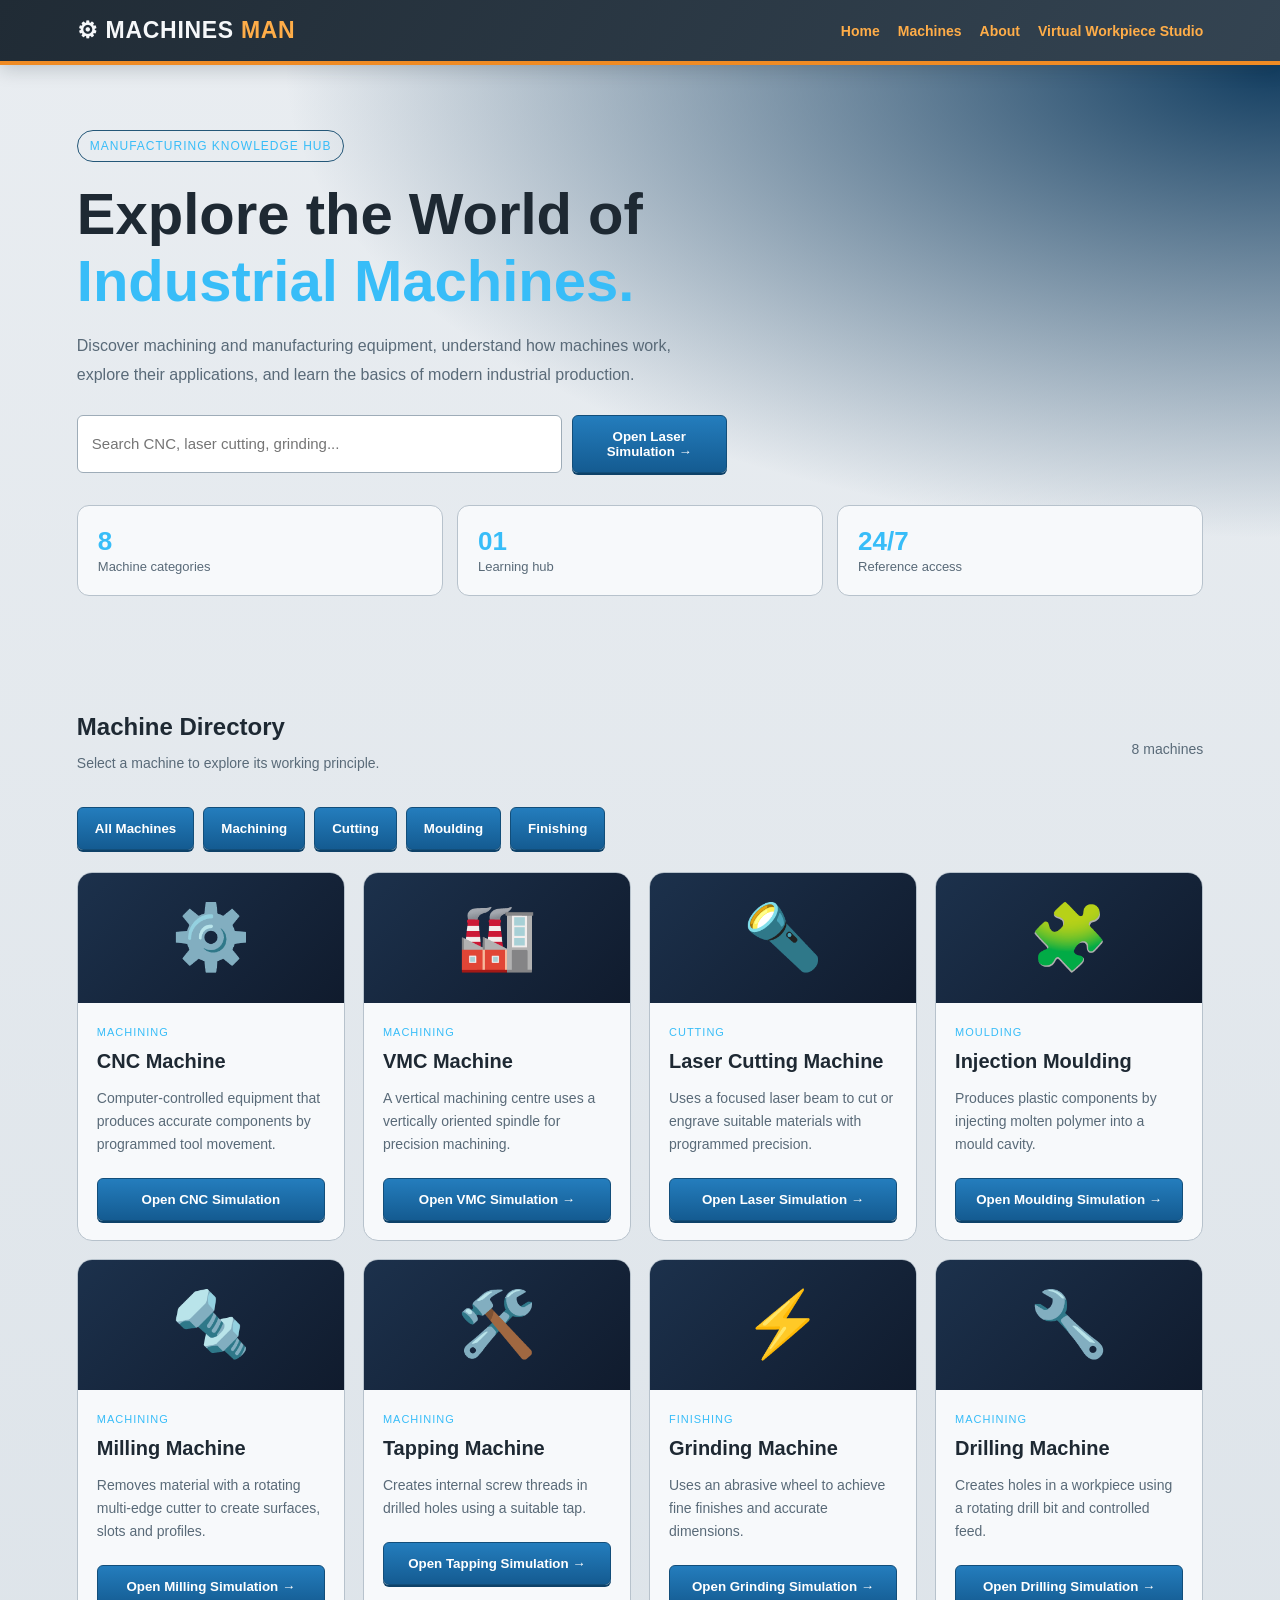
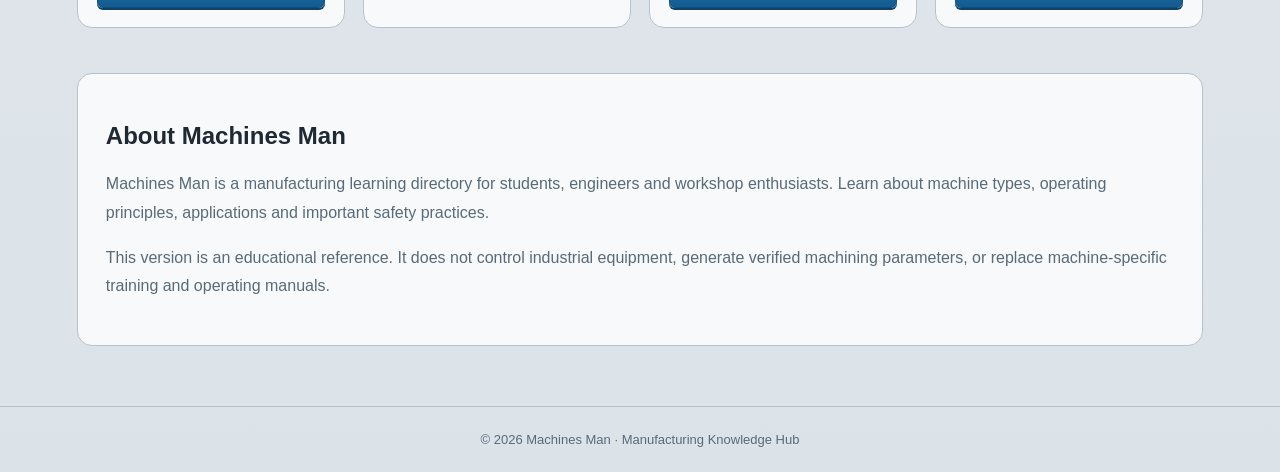
<file: index.html>
<!DOCTYPE html>
<html lang="en">
<head>
<meta charset="UTF-8">
<meta name="viewport" content="width=device-width, initial-scale=1.0">
<title>Machines Man | Manufacturing Hub</title>
<style>
:root {
  --bg: #0b1120;
  --panel: #131e31;
  --panel2: #1c2a40;
  --text: #edf4ff;
  --muted: #a6b5cb;
  --accent: #38bdf8;
  --border: #2a3a52;
}
* { box-sizing: border-box; }
body {
  margin: 0;
  font-family: Arial, sans-serif;
  background: var(--bg);
  color: var(--text);
}
header {
  position: sticky;
  top: 0;
  z-index: 5;
  background: #0b1120ee;
  backdrop-filter: blur(12px);
  border-bottom: 1px solid var(--border);
  padding: 17px 6%;
  display: flex;
  align-items: center;
  justify-content: space-between;
  gap: 16px;
}
.logo { font-size: 23px; font-weight: 800; }
.logo span { color: var(--accent); }
nav { display: flex; gap: 18px; flex-wrap: wrap; }
nav a { color: var(--muted); text-decoration: none; font-size: 14px; }
nav a:hover { color: var(--accent); }
.hero {
  padding: 65px 6% 45px;
  background: radial-gradient(ellipse at top right, #123d60, transparent 55%);
}
.tag {
  display: inline-block;
  padding: 8px 12px;
  border: 1px solid #245778;
  border-radius: 20px;
  color: var(--accent);
  font-size: 12px;
  letter-spacing: 1px;
}
h1 { font-size: clamp(34px, 6vw, 58px); margin: 18px 0; }
.hero p { color: var(--muted); max-width: 650px; line-height: 1.8; }
.searchbar {
  margin-top: 25px;
  display: flex;
  gap: 10px;
  max-width: 650px;
}
input, select {
  width: 100%;
  min-width: 0;
  padding: 14px;
  border-radius: 9px;
  border: 1px solid var(--border);
  background: var(--panel);
  color: var(--text);
  font-size: 15px;
}
button {
  cursor: pointer;
  border: 0;
  border-radius: 9px;
  padding: 13px 17px;
  font-weight: 700;
}
.primary { background: var(--accent); color: #061522; }
main { padding: 25px 6% 60px; }
.section-head {
  display: flex;
  justify-content: space-between;
  align-items: center;
  flex-wrap: wrap;
  gap: 12px;
  margin: 15px 0 22px;
}
.section-head h2 { margin: 0; }
.muted { color: var(--muted); font-size: 14px; }
.filters { display: flex; gap: 9px; flex-wrap: wrap; margin-bottom: 22px; }
.filter {
  background: var(--panel);
  color: var(--muted);
  border: 1px solid var(--border);
}
.filter.active, .filter:hover {
  background: #123d57;
  color: var(--accent);
  border-color: var(--accent);
}
.grid {
  display: grid;
  grid-template-columns: repeat(auto-fit, minmax(245px, 1fr));
  gap: 18px;
}
.machine {
  background: var(--panel);
  border: 1px solid var(--border);
  border-radius: 15px;
  overflow: hidden;
  transition: transform .2s, border-color .2s;
}
.machine:hover { transform: translateY(-4px); border-color: var(--accent); }
.machine-top {
  min-height: 130px;
  display: grid;
  place-items: center;
  background: linear-gradient(135deg, #1c314c, #101b2d);
  font-size: 64px;
}
.machine-body { padding: 19px; }
.category {
  color: var(--accent);
  font-size: 11px;
  text-transform: uppercase;
  letter-spacing: 1px;
}
.machine h3 { margin: 10px 0; font-size: 20px; }
.machine p { color: var(--muted); font-size: 14px; line-height: 1.65; }
.machine button { width: 100%; margin-top: 8px; }
.details {
  display: none;
  margin-top: 15px;
  padding-top: 12px;
  border-top: 1px solid var(--border);
  color: var(--muted);
  font-size: 13px;
  line-height: 1.8;
}
.details.open { display: block; }
.empty {
  display: none;
  text-align: center;
  padding: 40px 10px;
  color: var(--muted);
}
.stats {
  display: grid;
  grid-template-columns: repeat(auto-fit, minmax(150px, 1fr));
  gap: 14px;
  margin: 32px 0;
}
.stat {
  padding: 20px;
  background: var(--panel);
  border: 1px solid var(--border);
  border-radius: 12px;
}
.stat strong { display: block; font-size: 26px; color: var(--accent); }
.stat span { color: var(--muted); font-size: 13px; }
.info {
  margin-top: 45px;
  padding: 28px;
  border-radius: 15px;
  background: var(--panel);
  border: 1px solid var(--border);
}
.info p { color: var(--muted); line-height: 1.8; }
footer {
  padding: 25px 6%;
  border-top: 1px solid var(--border);
  color: var(--muted);
  font-size: 13px;
  text-align: center;
}
@media(max-width:600px) {
  header { align-items: flex-start; flex-direction: column; }
  nav { gap: 13px; }
  .hero { padding-top: 42px; }
  .searchbar { flex-direction: column; }
}
</style>
<link rel="stylesheet" href="industrial-theme.css">  
</head>
<body>

<header>
  <div class="logo">⚙ MACHINES <span>MAN</span></div>
  
<nav>
  <a href="#home">Home</a>
  <a href="#machines">Machines</a>
  <a href="#about">About</a>
  <a href="./studio.html">Virtual Workpiece Studio</a>
</nav>

</header>

<section class="hero" id="home">
  <span class="tag">MANUFACTURING KNOWLEDGE HUB</span>
  <h1>Explore the World of<br><span style="color:#38bdf8">Industrial Machines.</span></h1>
  <p>
    Discover machining and manufacturing equipment, understand how
    machines work, explore their applications, and learn the basics
    of modern industrial production.
  </p>
  <div class="searchbar">
    <input id="search" type="search"
      placeholder="Search CNC, laser cutting, grinding..."
      aria-label="Search machines">
    <button class="primary"
  onclick="window.location.href='laser-simulation.html'">
  Open Laser Simulation →
</button>
  </div>
  <div class="stats">
    <div class="stat"><strong id="total">8</strong><span>Machine categories</span></div>
    <div class="stat"><strong>01</strong><span>Learning hub</span></div>
    <div class="stat"><strong>24/7</strong><span>Reference access</span></div>
  </div>
</section>

<main id="machines">
  <div class="section-head">
    <div>
      <h2>Machine Directory</h2>
      <p class="muted">Select a machine to explore its working principle.</p>
    </div>
    <span class="muted" id="count">8 machines</span>
  </div>

  <div class="filters" id="filters">
    <button class="filter active" data-filter="All">All Machines</button>
    <button class="filter" data-filter="Machining">Machining</button>
    <button class="filter" data-filter="Cutting">Cutting</button>
    <button class="filter" data-filter="Moulding">Moulding</button>
    <button class="filter" data-filter="Finishing">Finishing</button>
  </div>

  <div class="grid" id="grid">

    <article class="machine" data-category="Machining"
      data-search="cnc computer numerical control lathe turning automated">
      <div class="machine-top">⚙️</div>
      <div class="machine-body">
        <span class="category">Machining</span>
        <h3>CNC Machine</h3>
        <p>Computer-controlled equipment that produces accurate components by programmed tool movement.</p>
        <button class="primary" onclick="window.location.href='cnc-simulation.html'">Open CNC Simulation</button>
        <div class="details">
          <b>Working:</b> A CNC controller executes programmed tool paths.<br>
          <b>Operations:</b> Turning, drilling, boring and contouring, depending on the machine.<br>
          <b>Applications:</b> Automotive parts, shafts and precision components.<br>
          <b>Key feature:</b> Repeatable, programmable machining.
        </div>
      </div>
    </article>

    <article class="machine" data-category="Machining"
      data-search="vmc vertical machining center milling drilling tapping">
      <div class="machine-top">🏭</div>
      <div class="machine-body">
        <span class="category">Machining</span>
        <h3>VMC Machine</h3>
        <p>A vertical machining centre uses a vertically oriented spindle for precision machining.</p>
        <button class="primary"
  onclick="window.location.href='vmc-simulation.html'">
  Open VMC Simulation →
</button>
        <div class="details">
          <b>Working:</b> A rotating cutting tool removes material as programmed axes move the tool or workpiece.<br>
          <b>Operations:</b> Milling, drilling, boring and tapping when suitably equipped.<br>
          <b>Applications:</b> Dies, moulds, fixtures and machine components.<br>
          <b>Key feature:</b> Multiple operations in one setup.
        </div>
      </div>
    </article>

    <article class="machine" data-category="Cutting"
      data-search="laser cutting fibre laser sheet metal engraving">
      <div class="machine-top">🔦</div>
      <div class="machine-body">
        <span class="category">Cutting</span>
        <h3>Laser Cutting Machine</h3>
        <p>Uses a focused laser beam to cut or engrave suitable materials with programmed precision.</p>
        <button class="primary"
  onclick="window.location.href='laser-simulation.html'">
  Open Laser Simulation →
</button>
        <div class="details">
          <b>Working:</b> A focused beam heats material; assist gas may remove molten or vaporised material.<br>
          <b>Types:</b> Fibre and CO₂ laser systems, selected according to material and application.<br>
          <b>Applications:</b> Sheet-metal profiles, panels and signage.<br>
          <b>Safety:</b> Enclosure, interlocks and wavelength-appropriate protection are essential.
        </div>
      </div>
    </article>

    <article class="machine" data-category="Moulding"
      data-search="injection moulding plastic polymer mould">
      <div class="machine-top">🧩</div>
      <div class="machine-body">
        <span class="category">Moulding</span>
        <h3>Injection Moulding</h3>
        <p>Produces plastic components by injecting molten polymer into a mould cavity.</p>
        <button class="primary"
  onclick="window.location.href='moulding-simulation.html'">
  Open Moulding Simulation →
</button>
        <div class="details">
          <b>Working:</b> Plastic pellets are melted, injected, cooled and ejected.<br>
          <b>Main parts:</b> Injection unit, clamping unit and mould.<br>
          <b>Applications:</b> Housings, containers, automotive trim and consumer products.<br>
          <b>Key feature:</b> Efficient high-volume production.
        </div>
      </div>
    </article>

    <article class="machine" data-category="Machining"
      data-search="milling machine cutter workpiece conventional milling">
      <div class="machine-top">🔩</div>
      <div class="machine-body">
        <span class="category">Machining</span>
        <h3>Milling Machine</h3>
        <p>Removes material with a rotating multi-edge cutter to create surfaces, slots and profiles.</p>
        <button class="primary"
  onclick="window.location.href='milling-simulation.html'">
  Open Milling Simulation →
</button>
        <div class="details">
          <b>Working:</b> A rotating cutter removes material from a secured workpiece.<br>
          <b>Types:</b> Vertical, horizontal and universal milling machines.<br>
          <b>Applications:</b> Slots, keyways, flat surfaces and complex profiles.<br>
          <b>Key feature:</b> Versatile material removal.
        </div>
      </div>
    </article>

    <article class="machine" data-category="Machining"
      data-search="tapping machine thread tap internal threading">
      <div class="machine-top">🛠️</div>
      <div class="machine-body">
        <span class="category">Machining</span>
        <h3>Tapping Machine</h3>
        <p>Creates internal screw threads in drilled holes using a suitable tap.</p>
       <button class="primary" onclick="window.location.href='tapping-simulation.html'">Open Tapping Simulation →</button>
        <div class="details">
          <b>Working:</b> A tap rotates into a correctly sized prepared hole.<br>
          <b>Types:</b> Hand, power and rigid CNC tapping systems.<br>
          <b>Applications:</b> Threaded holes in metal and suitable plastics.<br>
          <b>Key feature:</b> Repeatable internal threading.
        </div>
      </div>
    </article>

    <article class="machine" data-category="Finishing"
      data-search="grinding machine abrasive wheel surface cylindrical">
      <div class="machine-top">⚡</div>
      <div class="machine-body">
        <span class="category">Finishing</span>
        <h3>Grinding Machine</h3>
        <p>Uses an abrasive wheel to achieve fine finishes and accurate dimensions.</p>
        <button class="primary" onclick="window.location.href='grinding-simulation.html'">Open Grinding Simulation →</button>
        <div class="details">
          <b>Working:</b> Abrasive grains remove small amounts of material.<br>
          <b>Types:</b> Surface, cylindrical and centreless grinding.<br>
          <b>Applications:</b> Precision shafts, tools and finished surfaces.<br>
          <b>Safety:</b> Use guards and the correct wheel speed; inspect wheels before use.
        </div>
      </div>
    </article>

    <article class="machine" data-category="Machining"
      data-search="drilling machine drill holes radial pillar">
      <div class="machine-top">🔧</div>
      <div class="machine-body">
        <span class="category">Machining</span>
        <h3>Drilling Machine</h3>
        <p>Creates holes in a workpiece using a rotating drill bit and controlled feed.</p>
       <button class="primary" onclick="window.location.href='drilling-simulation.html'">Open Drilling Simulation →</button>
        <div class="details">
          <b>Working:</b> A rotating drill advances into the securely clamped material.<br>
          <b>Types:</b> Bench, pillar, radial and CNC drilling systems.<br>
          <b>Applications:</b> Fastener holes, fixtures and component fabrication.<br>
          <b>Key feature:</b> Simple and versatile hole production.
        </div>
      </div>
    </article>

  </div>
  <div class="empty" id="empty">No matching machines found. Try another search.</div>

  <section class="info" id="about">
    <h2>About Machines Man</h2>
    <p>
      Machines Man is a manufacturing learning directory for students,
      engineers and workshop enthusiasts. Learn about machine types,
      operating principles, applications and important safety practices.
    </p>
    <p>
      This version is an educational reference. It does not control
      industrial equipment, generate verified machining parameters,
      or replace machine-specific training and operating manuals.
    </p>
  </section>
</main>

<footer>
  © 2026 Machines Man · Manufacturing Knowledge Hub
</footer>

<script>
const cards = [...document.querySelectorAll(".machine")];
let activeCategory = "All";

function updateMachines() {
  const query = document.getElementById("search").value
    .trim().toLowerCase();
  let visible = 0;

  cards.forEach(card => {
    const matchesCategory =
      activeCategory === "All" ||
      card.dataset.category === activeCategory;
    const matchesSearch =
      (card.innerText + " " + card.dataset.search)
        .toLowerCase().includes(query);

    const show = matchesCategory && matchesSearch;
    card.style.display = show ? "" : "none";
    if (show) visible++;
  });

  document.getElementById("count").textContent =
    visible + (visible === 1 ? " machine" : " machines");
  document.getElementById("empty").style.display =
    visible ? "none" : "block";
}

function searchMachines() {
  updateMachines();
  document.getElementById("machines").scrollIntoView({
    behavior: "smooth"
  });
}

function toggleDetails(button) {
  const details = button.nextElementSibling;
  const opening = !details.classList.contains("open");
  details.classList.toggle("open", opening);
  button.textContent = opening ? "Close details −" : "Explore machine +";
}

document.getElementById("search").addEventListener("input", updateMachines);

document.querySelectorAll(".filter").forEach(button => {
  button.addEventListener("click", () => {
    activeCategory = button.dataset.filter;
    document.querySelectorAll(".filter").forEach(item =>
      item.classList.toggle("active", item === button)
    );
    updateMachines();
  });
});
</script>
</body>
</html>
</file>
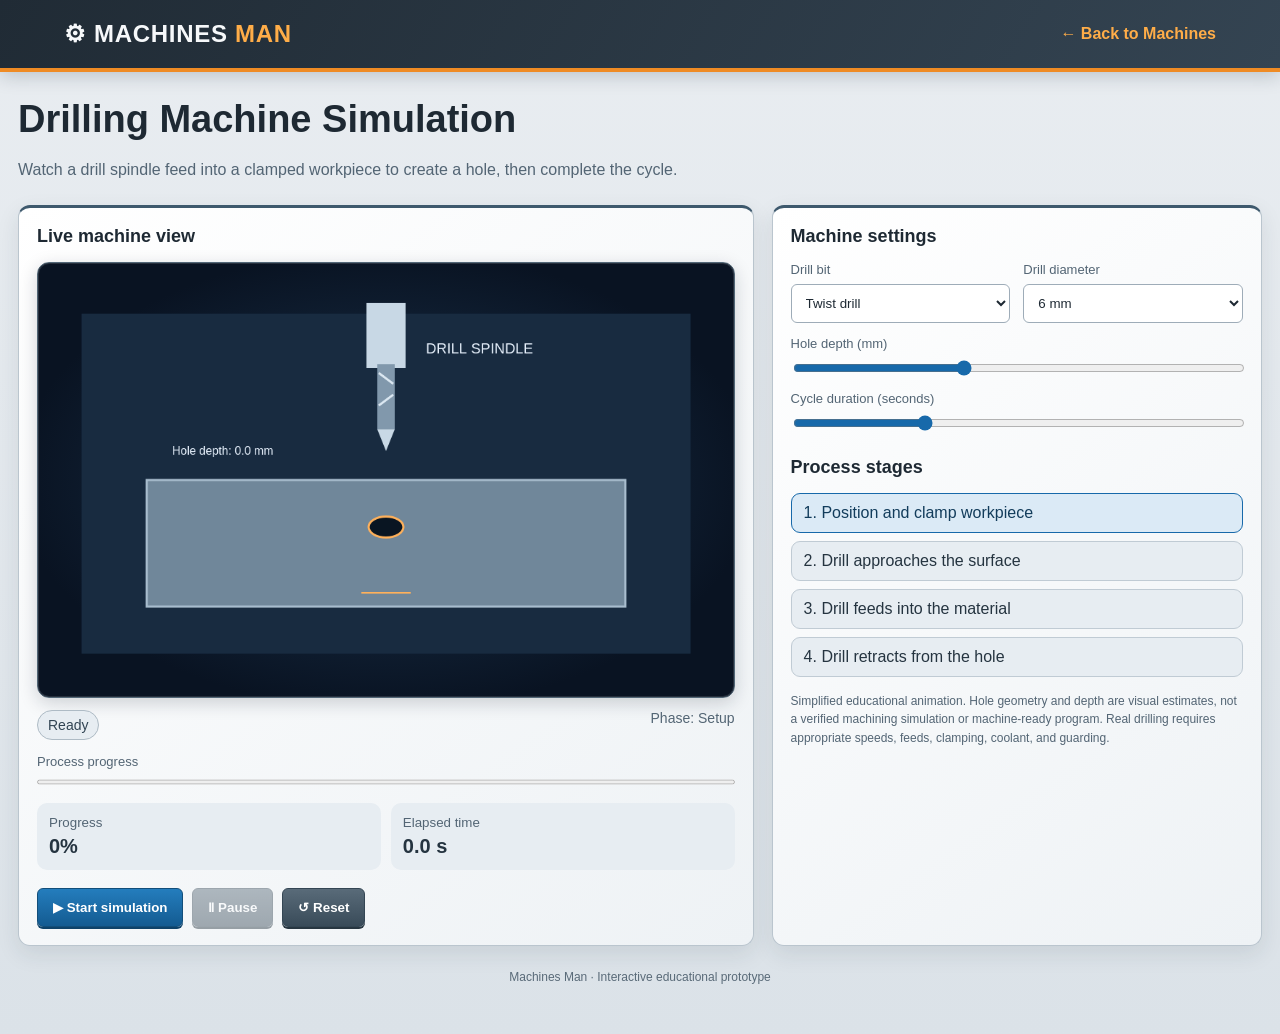
<file: drilling-simulation.html>
<!DOCTYPE html><html lang="en"><head><meta charset="UTF-8"><meta name="viewport" content="width=device-width, initial-scale=1.0"><title>Machines Man | Drilling Simulation</title><style>
:root{--bg:#08111f;--panel:#111f32;--panel2:#172941;--cyan:#38c8ff;--text:#eaf4ff;--muted:#a8bed6;--border:#2b4562;--orange:#ff9b52}
*{box-sizing:border-box}body{margin:0;background:var(--bg);color:var(--text);font-family:Arial,Helvetica,sans-serif}
header{padding:20px 5%;border-bottom:1px solid var(--border);background:#0b1525;display:flex;justify-content:space-between;align-items:center;gap:15px;flex-wrap:wrap}.logo{font-weight:800;font-size:24px}.logo span{color:var(--cyan)}header a{color:var(--cyan);text-decoration:none}
main{max-width:1200px;margin:auto;padding:26px 18px 50px}.intro h1{margin:0 0 8px;font-size:clamp(26px,4vw,38px)}.intro p{color:var(--muted);line-height:1.6}.layout{display:grid;grid-template-columns:minmax(0,1.5fr) minmax(270px,1fr);gap:18px;margin-top:22px}.panel{background:var(--panel);border:1px solid var(--border);border-radius:16px;padding:18px;min-width:0}.panel h2{font-size:18px;margin:0 0 15px}
canvas{display:block;width:100%;height:auto;aspect-ratio:16/10;background:radial-gradient(ellipse at center,#1c3550,#091322 75%);border-radius:12px}.status{display:flex;justify-content:space-between;gap:10px;flex-wrap:wrap;margin:12px 0;color:var(--muted);font-size:14px}.pill{border:1px solid var(--border);border-radius:999px;padding:6px 10px}
.controls{display:grid;grid-template-columns:1fr 1fr;gap:13px}.field{display:flex;flex-direction:column;gap:7px}.field.full{grid-column:1/-1}label{font-size:13px;color:var(--muted)}select,input[type=range]{width:100%}select{background:#0a1727;color:var(--text);border:1px solid var(--border);border-radius:8px;padding:10px}input[type=range]{accent-color:var(--cyan)}
.buttons{display:flex;gap:9px;flex-wrap:wrap;margin-top:18px}button{background:var(--cyan);color:#03111d;border:0;border-radius:9px;padding:11px 15px;font-weight:700;cursor:pointer}button.secondary{background:#223a55;color:var(--text);border:1px solid var(--border)}button:disabled{opacity:.45;cursor:not-allowed}.metrics{display:grid;grid-template-columns:1fr 1fr;gap:10px;margin-top:15px}.metric{background:var(--panel2);padding:12px;border-radius:10px}.metric small{display:block;color:var(--muted);margin-bottom:5px}.metric strong{font-size:20px}
.note{font-size:12px;line-height:1.55;color:var(--muted);margin-top:15px}.steps{display:grid;gap:8px}.step{padding:10px 12px;background:#0c192a;border:1px solid var(--border);border-radius:9px;color:var(--muted)}.step.active{border-color:var(--cyan);color:var(--text);background:#123047}.step.done{border-color:#277b73;color:#a5f4dc}progress{width:100%;height:10px;accent-color:var(--cyan)}footer{text-align:center;color:var(--muted);font-size:12px;margin-top:24px}@media(max-width:800px){.layout{grid-template-columns:1fr}}@media(max-width:450px){.controls{grid-template-columns:1fr}.field.full{grid-column:auto}}
</style>
<link rel="stylesheet" href="industrial-theme.css">
</head>
<body>
<header><div class="logo">⚙ MACHINES <span>MAN</span></div><a href="index.html">← Back to Machines</a></header><main>
<section class="intro"><h1>Drilling Machine Simulation</h1><p>Watch a drill spindle feed into a clamped workpiece to create a hole, then complete the cycle.</p></section>
<div class="layout"><section class="panel"><h2>Live machine view</h2><canvas id="scene" width="960" height="600" aria-label="Drilling simulation canvas"></canvas>
<div class="status"><span class="pill" id="status">Ready</span><span id="phase">Phase: Setup</span></div><label for="progress">Process progress</label><progress id="progress" max="100" value="0"></progress>
<div class="metrics"><div class="metric"><small>Progress</small><strong id="percent">0%</strong></div><div class="metric"><small>Elapsed time</small><strong id="elapsed">0.0 s</strong></div></div>
<div class="buttons"><button id="start">▶ Start simulation</button><button class="secondary" id="pause" disabled>Ⅱ Pause</button><button class="secondary" id="reset">↺ Reset</button></div></section>
<aside class="panel"><h2>Machine settings</h2><div class="controls"><div class="field"><label for="tool">Drill bit</label><select id="tool"><option>Twist drill</option><option>Centre drill</option><option>Step drill</option></select></div><div class="field"><label for="size">Drill diameter</label><select id="size"><option>6 mm</option><option>8 mm</option><option>10 mm</option><option>12 mm</option></select></div><div class="field full"><label for="depth">Hole depth (mm)</label><input id="depth" type="range" min="5" max="45" value="20"></div><div class="field full"><label for="duration">Cycle duration (seconds)</label><input id="duration" type="range" min="4" max="18" value="8"></div></div><h2 style="margin-top:24px">Process stages</h2><div class="steps"><div class="step active">1. Position and clamp workpiece</div><div class="step">2. Drill approaches the surface</div><div class="step">3. Drill feeds into the material</div><div class="step">4. Drill retracts from the hole</div></div><p class="note">Simplified educational animation. Hole geometry and depth are visual estimates, not a verified machining simulation or machine-ready program. Real drilling requires appropriate speeds, feeds, clamping, coolant, and guarding.</p></aside></div><footer>Machines Man · Interactive educational prototype</footer></main>
<script>
const canvas=document.getElementById('scene'),ctx=canvas.getContext('2d'),$=id=>document.getElementById(id);
let progress=0,running=false,paused=false,last=0,elapsed=0,raf=null;
function draw(){ const W=canvas.width,H=canvas.height;ctx.clearRect(0,0,W,H);ctx.fillStyle='#182b40';ctx.fillRect(60,70,840,470);ctx.fillStyle='#70879a';ctx.fillRect(150,300,660,175);ctx.strokeStyle='#a8bdce';ctx.lineWidth=3;ctx.strokeRect(150,300,660,175);const cx=480,cy=365,r=(parseInt($('size').value)||6)*4;ctx.fillStyle='#091522';ctx.beginPath();ctx.ellipse(cx,cy,r,r*.6,0,0,Math.PI*2);ctx.fill();ctx.strokeStyle='#ffb15b';ctx.lineWidth=3;ctx.beginPath();ctx.ellipse(cx,cy,r,r*.6,0,0,Math.PI*2);ctx.stroke();let y=80+progress*200;ctx.fillStyle='#c8d8e5';ctx.fillRect(cx-27,y-25,54,90);ctx.fillStyle='#8198ac';ctx.fillRect(cx-12,y+60,24,90);ctx.fillStyle='#c8d8e5';ctx.beginPath();ctx.moveTo(cx-12,y+150);ctx.lineTo(cx+12,y+150);ctx.lineTo(cx,y+180);ctx.closePath();ctx.fill();ctx.strokeStyle='#dce8f2';ctx.lineWidth=3;ctx.beginPath();ctx.moveTo(cx-10,y+72);ctx.lineTo(cx+10,y+87);ctx.moveTo(cx+10,y+102);ctx.lineTo(cx-10,y+117);ctx.stroke();ctx.fillStyle='#eaf4ff';ctx.font='20px Arial';ctx.fillText('DRILL SPINDLE',cx+55,125);ctx.font='16px Arial';ctx.fillText('Hole depth: '+(parseInt($('depth').value)*progress).toFixed(1)+' mm',185,265);ctx.fillStyle='#ffb15b';ctx.fillRect(cx-r-10,455,2*r+20,Math.max(2,progress*12)); }
function update(){let p=Math.round(progress*100);$('progress').value=p;$('status').textContent=progress>=1?'Completed':running?'Running':paused?'Paused':'Ready';$('phase').textContent='Phase: '+(progress>=1?'Complete':progress>0?'Working':'Setup');$('elapsed').textContent=elapsed.toFixed(1)+' s';$('percent').textContent=p+'%';$('pause').disabled=!running;let ss=[...document.querySelectorAll('.step')];ss.forEach((e,i)=>{e.classList.toggle('active',i===Math.min(ss.length-1,Math.floor(progress*ss.length)));e.classList.toggle('done',i<Math.floor(progress*ss.length));});}
function tick(now){if(!running)return;if(!last)last=now;let dt=Math.min((now-last)/1000,.1);last=now;elapsed+=dt;progress=Math.min(1,progress+dt/(+$('duration').value));draw();update();if(progress>=1){running=false;update();return;}raf=requestAnimationFrame(tick);}
$('start').onclick=()=>{if(progress>=1){progress=0;elapsed=0;}running=true;paused=false;last=0;update();raf=requestAnimationFrame(tick);};
$('pause').onclick=()=>{running=false;paused=true;if(raf)cancelAnimationFrame(raf);update();};
$('reset').onclick=()=>{running=false;paused=false;progress=0;elapsed=0;last=0;if(raf)cancelAnimationFrame(raf);draw();update();};
['tool','size','depth','duration'].forEach(id=>$(id).addEventListener('input',()=>{if(!running){progress=0;elapsed=0;}draw();update();}));
draw();update();
</script></body></html>
</file>
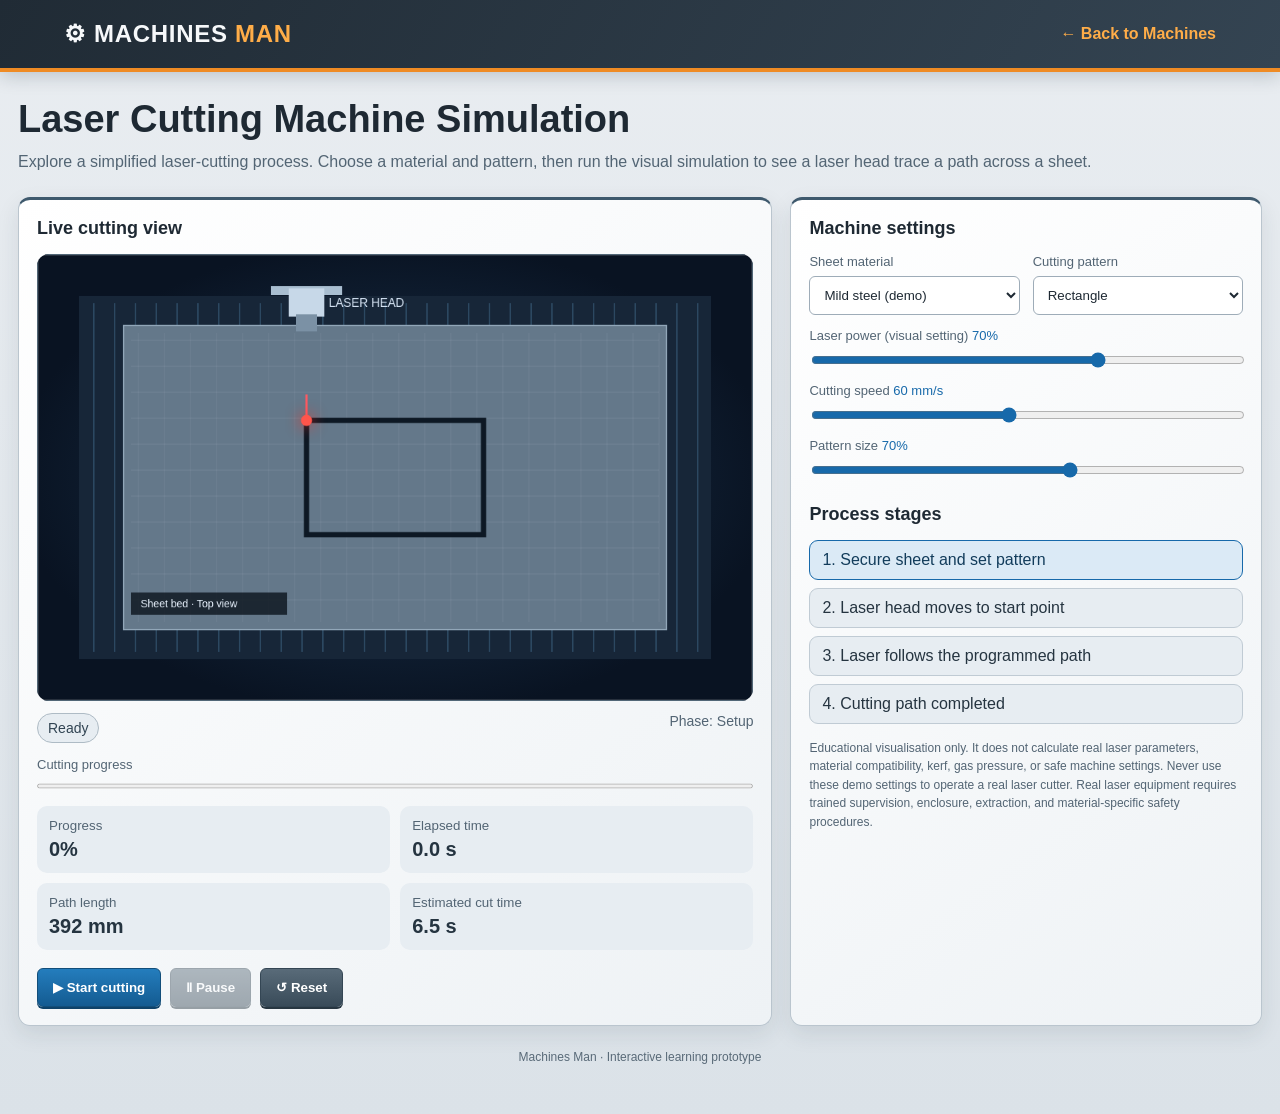
<file: laser cutting-simulation.html>
<!DOCTYPE html>
<html lang="en">
<head>
<meta charset="UTF-8">
<meta name="viewport" content="width=device-width, initial-scale=1.0">
<title>Machines Man | Laser Cutting Simulation</title>
<style>
:root{--bg:#08111f;--panel:#111f32;--panel2:#172941;--cyan:#38c8ff;--text:#eaf4ff;--muted:#a8bed6;--border:#2b4562;--red:#ff5a62}
*{box-sizing:border-box}body{margin:0;background:var(--bg);color:var(--text);font-family:Arial,Helvetica,sans-serif}
header{padding:20px 5%;border-bottom:1px solid var(--border);background:#0b1525;display:flex;justify-content:space-between;align-items:center;gap:15px;flex-wrap:wrap}
.logo{font-weight:800;font-size:24px}.logo span{color:var(--cyan)}header a{color:var(--cyan);text-decoration:none}
main{max-width:1200px;margin:auto;padding:26px 18px 50px}.intro h1{margin:0 0 8px;font-size:clamp(26px,4vw,38px)}.intro p{color:var(--muted);line-height:1.6;margin-top:0}
.layout{display:grid;grid-template-columns:minmax(0,1.6fr) minmax(270px,1fr);gap:18px;margin-top:22px}
.panel{background:var(--panel);border:1px solid var(--border);border-radius:16px;padding:18px;min-width:0}.panel h2{font-size:18px;margin:0 0 15px}
.scene{background:radial-gradient(ellipse at center,#1c3550,#091322 75%);border-radius:12px;overflow:hidden;position:relative}
canvas{display:block;width:100%;height:auto;aspect-ratio:16/10}
.status{display:flex;justify-content:space-between;gap:10px;flex-wrap:wrap;margin:12px 0;color:var(--muted);font-size:14px}.pill{border:1px solid var(--border);border-radius:999px;padding:6px 10px}
.controls{display:grid;grid-template-columns:1fr 1fr;gap:13px}.field{display:flex;flex-direction:column;gap:7px}.field.full{grid-column:1/-1}label{font-size:13px;color:var(--muted)}select,input[type=range]{width:100%}select{background:#0a1727;color:var(--text);border:1px solid var(--border);border-radius:8px;padding:10px}input[type=range]{accent-color:var(--cyan)}.value{font-size:13px;color:var(--cyan)}
.buttons{display:flex;gap:9px;flex-wrap:wrap;margin-top:18px}button{background:var(--cyan);color:#03111d;border:0;border-radius:9px;padding:11px 15px;font-weight:700;cursor:pointer}button.secondary{background:#223a55;color:var(--text);border:1px solid var(--border)}button:disabled{opacity:.45;cursor:not-allowed}
.metrics{display:grid;grid-template-columns:1fr 1fr;gap:10px;margin-top:15px}.metric{background:var(--panel2);padding:12px;border-radius:10px}.metric small{display:block;color:var(--muted);margin-bottom:5px}.metric strong{font-size:20px}
.note{font-size:12px;line-height:1.55;color:var(--muted);margin-top:15px}.steps{display:grid;gap:8px}.step{padding:10px 12px;background:#0c192a;border:1px solid var(--border);border-radius:9px;color:var(--muted)}.step.active{border-color:var(--cyan);color:var(--text);background:#123047}.step.done{border-color:#277b73;color:#a5f4dc}
progress{width:100%;height:10px;accent-color:var(--cyan)}footer{text-align:center;color:var(--muted);font-size:12px;margin-top:24px}
@media(max-width:800px){.layout{grid-template-columns:1fr}.controls{grid-template-columns:1fr 1fr}}@media(max-width:450px){.controls{grid-template-columns:1fr}.field.full{grid-column:auto}}
</style>
<link rel="stylesheet" href="industrial-theme.css"> 
</head>
<body>
<header><div class="logo">⚙ MACHINES <span>MAN</span></div><a href="index.html">← Back to Machines</a></header>
<main>
<section class="intro"><h1>Laser Cutting Machine Simulation</h1><p>Explore a simplified laser-cutting process. Choose a material and pattern, then run the visual simulation to see a laser head trace a path across a sheet.</p></section>
<div class="layout">
<section class="panel"><h2>Live cutting view</h2><div class="scene"><canvas id="scene" width="960" height="600" aria-label="Laser cutting simulation canvas"></canvas></div>
<div class="status"><span class="pill" id="status">Ready</span><span id="phase">Phase: Setup</span></div>
<label for="progress">Cutting progress</label><progress id="progress" max="100" value="0"></progress>
<div class="metrics"><div class="metric"><small>Progress</small><strong id="percent">0%</strong></div><div class="metric"><small>Elapsed time</small><strong id="elapsed">0.0 s</strong></div><div class="metric"><small>Path length</small><strong id="pathLength">0 mm</strong></div><div class="metric"><small>Estimated cut time</small><strong id="estimated">0.0 s</strong></div></div>
<div class="buttons"><button id="start">▶ Start cutting</button><button class="secondary" id="pause" disabled>Ⅱ Pause</button><button class="secondary" id="reset">↺ Reset</button></div>
</section>
<aside class="panel"><h2>Machine settings</h2><div class="controls">
<div class="field"><label for="material">Sheet material</label><select id="material"><option value="Mild steel">Mild steel (demo)</option><option value="Stainless steel">Stainless steel (demo)</option><option value="Acrylic">Acrylic (demo)</option><option value="Plywood">Plywood (demo)</option></select></div>
<div class="field"><label for="pattern">Cutting pattern</label><select id="pattern"><option value="rectangle">Rectangle</option><option value="circle">Circle</option><option value="star">Star</option><option value="letters">Simple initials path</option></select></div>
<div class="field full"><label for="power">Laser power (visual setting) <span class="value" id="powerValue">70%</span></label><input id="power" type="range" min="10" max="100" value="70"></div>
<div class="field full"><label for="speed">Cutting speed <span class="value" id="speedValue">60 mm/s</span></label><input id="speed" type="range" min="10" max="120" value="60"></div>
<div class="field full"><label for="scale">Pattern size <span class="value" id="scaleValue">70%</span></label><input id="scale" type="range" min="40" max="90" value="70"></div>
</div>
<h2 style="margin-top:24px">Process stages</h2><div class="steps" id="steps"><div class="step active">1. Secure sheet and set pattern</div><div class="step">2. Laser head moves to start point</div><div class="step">3. Laser follows the programmed path</div><div class="step">4. Cutting path completed</div></div>
<p class="note">Educational visualisation only. It does not calculate real laser parameters, material compatibility, kerf, gas pressure, or safe machine settings. Never use these demo settings to operate a real laser cutter. Real laser equipment requires trained supervision, enclosure, extraction, and material-specific safety procedures.</p>
</aside>
</div>
<footer>Machines Man · Interactive learning prototype</footer>
</main>
<script>
const canvas=document.getElementById('scene'),ctx=canvas.getContext('2d');
const $=id=>document.getElementById(id);
let running=false,paused=false,progress=0,elapsed=0,last=0,raf=null,paths=[],totalLength=0;
function makePaths(){
 const s=+$('scale').value/100,cx=480,cy=300,w=340*s,h=220*s;
 if($('pattern').value==='rectangle')return [[{x:cx-w/2,y:cy-h/2},{x:cx+w/2,y:cy-h/2},{x:cx+w/2,y:cy+h/2},{x:cx-w/2,y:cy+h/2},{x:cx-w/2,y:cy-h/2}]];
 if($('pattern').value==='circle'){let a=[];for(let i=0;i<=120;i++){let t=i/120*Math.PI*2;a.push({x:cx+145*s*Math.cos(t),y:cy+145*s*Math.sin(t)});}return [a];}
 if($('pattern').value==='star'){let a=[];for(let i=0;i<=10;i++){let t=-Math.PI/2+i*Math.PI/5,r=(i%2===0?160:70)*s;a.push({x:cx+r*Math.cos(t),y:cy+r*Math.sin(t)});}return [a];}
 return [[{x:cx-120*s,y:cy-70*s},{x:cx-120*s,y:cy+70*s},{x:cx-55*s,y:cy-70*s},{x:cx-55*s,y:cy+70*s}], [{x:cx+10*s,y:cy-70*s},{x:cx+10*s,y:cy+70*s},{x:cx+110*s,y:cy+70*s},{x:cx+110*s,y:cy-70*s}]];
}
function lengthPath(p){let n=0;for(let i=1;i<p.length;i++)n+=Math.hypot(p[i].x-p[i-1].x,p[i].y-p[i-1].y);return n}
function setup(){paths=makePaths();totalLength=paths.reduce((a,p)=>a+lengthPath(p),0);$('pathLength').textContent=Math.round(totalLength/2)+' mm';$('estimated').textContent=(totalLength/2/(+$('speed').value)).toFixed(1)+' s';draw();}
function pointAt(t){let remain=totalLength*t;for(const p of paths){for(let i=1;i<p.length;i++){let d=Math.hypot(p[i].x-p[i-1].x,p[i].y-p[i-1].y);if(remain<=d){let q=d?remain/d:0;return{x:p[i-1].x+(p[i].x-p[i-1].x)*q,y:p[i-1].y+(p[i].y-p[i-1].y)*q};}remain-=d;}}return paths[paths.length-1].at(-1)}
function draw(){
 const W=canvas.width,H=canvas.height;ctx.clearRect(0,0,W,H);
 // bed and metal sheet
 ctx.fillStyle='#172638';ctx.fillRect(55,55,850,490);
 ctx.strokeStyle='#2c4861';ctx.lineWidth=2;for(let x=75;x<900;x+=28){ctx.beginPath();ctx.moveTo(x,65);ctx.lineTo(x,535);ctx.stroke();}
 ctx.fillStyle=$('material').value==='Acrylic'?'#284d68':$('material').value==='Plywood'?'#76583b':'#64788a';ctx.fillRect(115,95,730,410);
 ctx.strokeStyle='#91a6b8';ctx.lineWidth=2;ctx.strokeRect(115,95,730,410);
 // subtle sheet grid
 ctx.strokeStyle='rgba(230,245,255,.10)';ctx.lineWidth=1;for(let x=135;x<845;x+=35){ctx.beginPath();ctx.moveTo(x,105);ctx.lineTo(x,495);ctx.stroke();}for(let y=115;y<500;y+=35){ctx.beginPath();ctx.moveTo(125,y);ctx.lineTo(835,y);ctx.stroke();}
 // completed cutting path
 let remain=progress*totalLength;
 for(const p of paths){ctx.beginPath();ctx.moveTo(p[0].x,p[0].y);for(let i=1;i<p.length;i++)ctx.lineTo(p[i].x,p[i].y);ctx.strokeStyle='rgba(9,20,31,.95)';ctx.lineWidth=7;ctx.stroke();
   let local=Math.min(remain,lengthPath(p));ctx.beginPath();ctx.moveTo(p[0].x,p[0].y);for(let i=1;i<p.length;i++){let d=Math.hypot(p[i].x-p[i-1].x,p[i].y-p[i-1].y);if(local>=d){ctx.lineTo(p[i].x,p[i].y);local-=d;}else{let q=d?local/d:0;ctx.lineTo(p[i-1].x+(p[i].x-p[i-1].x)*q,p[i-1].y+(p[i].y-p[i-1].y)*q);break;}}ctx.strokeStyle='#ff9b72';ctx.lineWidth=3;ctx.shadowColor='#ff4c35';ctx.shadowBlur=8;ctx.stroke();ctx.shadowBlur=0;remain-=Math.min(remain,lengthPath(p));}
 let pos=pointAt(progress); // gantry and laser head
 ctx.strokeStyle='#a9bed0';ctx.lineWidth=12;ctx.beginPath();ctx.moveTo(pos.x-48,48);ctx.lineTo(pos.x+48,48);ctx.stroke();
 ctx.fillStyle='#c7d8e8';ctx.fillRect(pos.x-24,45,48,38);ctx.fillStyle='#7b91a5';ctx.fillRect(pos.x-14,80,28,23);
 ctx.strokeStyle='#ff5a62';ctx.lineWidth=3;ctx.beginPath();ctx.moveTo(pos.x,pos.y-35);ctx.lineTo(pos.x,pos.y-5);ctx.stroke();
 ctx.fillStyle='#ff554b';ctx.shadowColor='#ff3020';ctx.shadowBlur=20;ctx.beginPath();ctx.arc(pos.x,pos.y,7+Math.random()*2,0,Math.PI*2);ctx.fill();ctx.shadowBlur=0;
 ctx.fillStyle='#dceafa';ctx.font='16px Arial';ctx.fillText('LASER HEAD',pos.x+30,70);
 ctx.fillStyle='rgba(5,12,20,.75)';ctx.fillRect(125,455,210,30);ctx.fillStyle='#eaf4ff';ctx.font='14px Arial';ctx.fillText('Sheet bed · Top view',138,475);
}
function updateUI(){let p=Math.round(progress*100);$('progress').value=p;$('percent').textContent=p+'%';$('elapsed').textContent=elapsed.toFixed(1)+' s';$('status').textContent=progress>=1?'Completed':paused?'Paused':running?'Cutting':'Ready';$('phase').textContent='Phase: '+(progress>=1?'Complete':progress>0?'Cutting path': 'Setup');$('pause').disabled=!running;const steps=[...document.querySelectorAll('.step')];steps.forEach((e,i)=>{e.classList.toggle('active',i===(progress>=1?3:progress>0?2:0));e.classList.toggle('done',i<(progress>=1?4:progress>0?2:0));});}
function tick(now){if(!running)return;if(!last)last=now;let dt=Math.min((now-last)/1000,.1);last=now;elapsed+=dt;progress=Math.min(1,progress+dt*(+$('speed').value)/Math.max(totalLength/2,1));draw();updateUI();if(progress>=1){running=false;paused=false;updateUI();return;}raf=requestAnimationFrame(tick)}
$('start').onclick=()=>{if(progress>=1){progress=0;elapsed=0;}running=true;paused=false;last=0;updateUI();raf=requestAnimationFrame(tick)};
$('pause').onclick=()=>{running=false;paused=true;if(raf)cancelAnimationFrame(raf);updateUI();};
$('reset').onclick=()=>{running=false;paused=false;progress=0;elapsed=0;last=0;if(raf)cancelAnimationFrame(raf);setup();updateUI();};
['material','pattern','scale'].forEach(id=>$(id).addEventListener('input',()=>{if(!running){progress=0;elapsed=0;setup();updateUI();}}));
$('power').oninput=()=>{$('powerValue').textContent=$('power').value+'%';draw()};
$('speed').oninput=()=>{$('speedValue').textContent=$('speed').value+' mm/s';$('estimated').textContent=(totalLength/2/(+$('speed').value)).toFixed(1)+' s'};
$('scale').oninput=()=>{$('scaleValue').textContent=$('scale').value+'%';};
setup();updateUI();
</script>
</body>
</html>
</file>
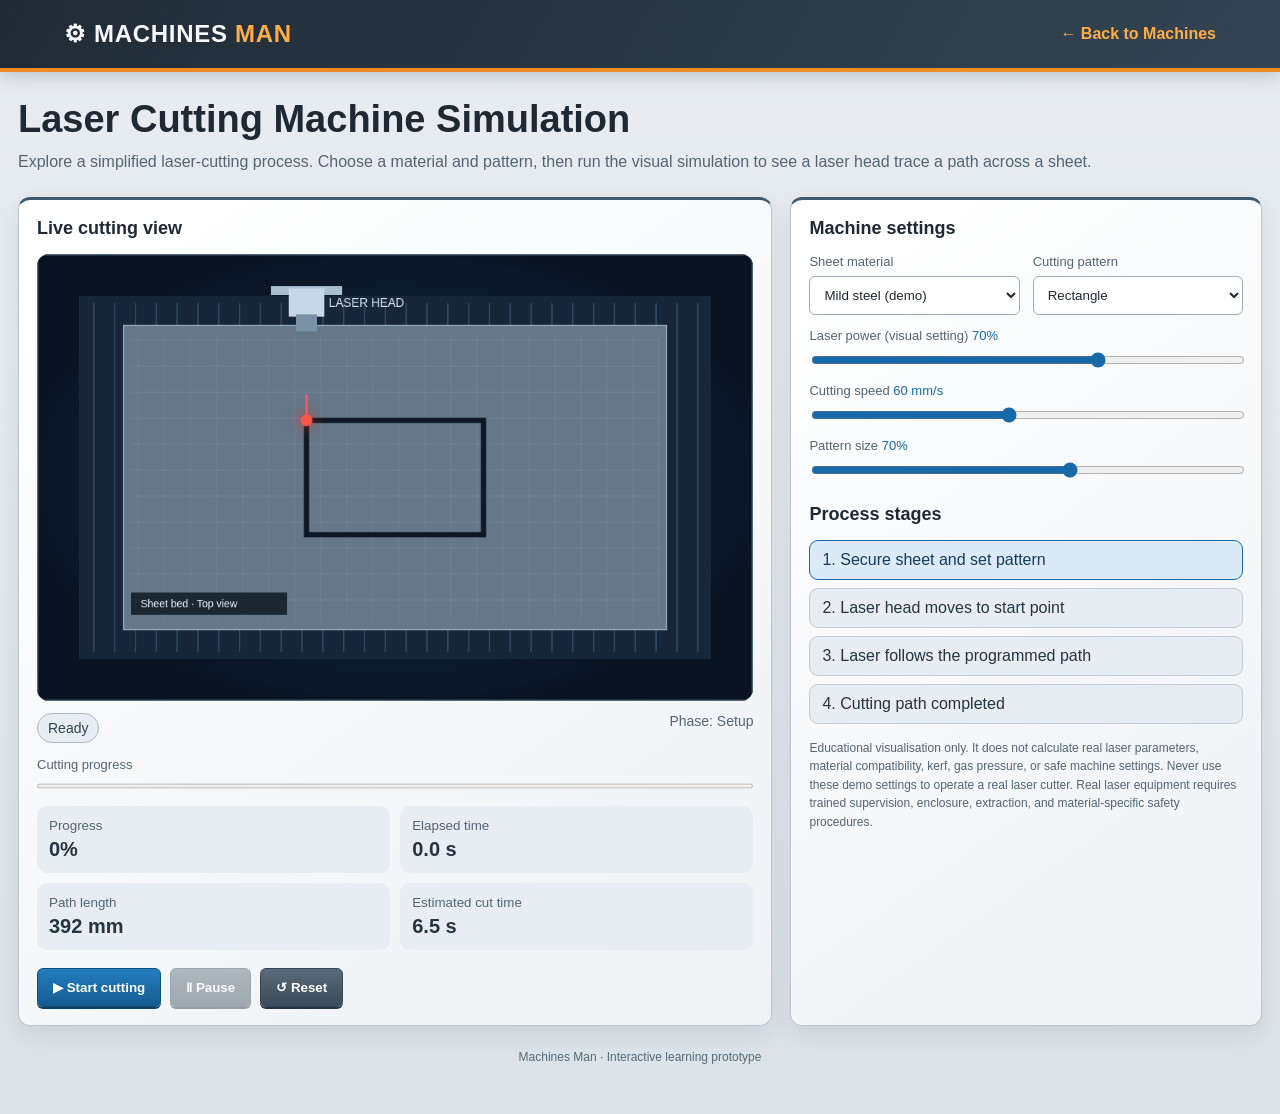
<file: laser-simulation.html>
<!DOCTYPE html>
<html lang="en">
<head>
<meta charset="UTF-8">
<meta name="viewport" content="width=device-width, initial-scale=1.0">
<title>Machines Man | Laser Cutting Simulation</title>
<style>
:root{--bg:#08111f;--panel:#111f32;--panel2:#172941;--cyan:#38c8ff;--text:#eaf4ff;--muted:#a8bed6;--border:#2b4562;--red:#ff5a62}
*{box-sizing:border-box}body{margin:0;background:var(--bg);color:var(--text);font-family:Arial,Helvetica,sans-serif}
header{padding:20px 5%;border-bottom:1px solid var(--border);background:#0b1525;display:flex;justify-content:space-between;align-items:center;gap:15px;flex-wrap:wrap}
.logo{font-weight:800;font-size:24px}.logo span{color:var(--cyan)}header a{color:var(--cyan);text-decoration:none}
main{max-width:1200px;margin:auto;padding:26px 18px 50px}.intro h1{margin:0 0 8px;font-size:clamp(26px,4vw,38px)}.intro p{color:var(--muted);line-height:1.6;margin-top:0}
.layout{display:grid;grid-template-columns:minmax(0,1.6fr) minmax(270px,1fr);gap:18px;margin-top:22px}
.panel{background:var(--panel);border:1px solid var(--border);border-radius:16px;padding:18px;min-width:0}.panel h2{font-size:18px;margin:0 0 15px}
.scene{background:radial-gradient(ellipse at center,#1c3550,#091322 75%);border-radius:12px;overflow:hidden;position:relative}
canvas{display:block;width:100%;height:auto;aspect-ratio:16/10}
.status{display:flex;justify-content:space-between;gap:10px;flex-wrap:wrap;margin:12px 0;color:var(--muted);font-size:14px}.pill{border:1px solid var(--border);border-radius:999px;padding:6px 10px}
.controls{display:grid;grid-template-columns:1fr 1fr;gap:13px}.field{display:flex;flex-direction:column;gap:7px}.field.full{grid-column:1/-1}label{font-size:13px;color:var(--muted)}select,input[type=range]{width:100%}select{background:#0a1727;color:var(--text);border:1px solid var(--border);border-radius:8px;padding:10px}input[type=range]{accent-color:var(--cyan)}.value{font-size:13px;color:var(--cyan)}
.buttons{display:flex;gap:9px;flex-wrap:wrap;margin-top:18px}button{background:var(--cyan);color:#03111d;border:0;border-radius:9px;padding:11px 15px;font-weight:700;cursor:pointer}button.secondary{background:#223a55;color:var(--text);border:1px solid var(--border)}button:disabled{opacity:.45;cursor:not-allowed}
.metrics{display:grid;grid-template-columns:1fr 1fr;gap:10px;margin-top:15px}.metric{background:var(--panel2);padding:12px;border-radius:10px}.metric small{display:block;color:var(--muted);margin-bottom:5px}.metric strong{font-size:20px}
.note{font-size:12px;line-height:1.55;color:var(--muted);margin-top:15px}.steps{display:grid;gap:8px}.step{padding:10px 12px;background:#0c192a;border:1px solid var(--border);border-radius:9px;color:var(--muted)}.step.active{border-color:var(--cyan);color:var(--text);background:#123047}.step.done{border-color:#277b73;color:#a5f4dc}
progress{width:100%;height:10px;accent-color:var(--cyan)}footer{text-align:center;color:var(--muted);font-size:12px;margin-top:24px}
@media(max-width:800px){.layout{grid-template-columns:1fr}.controls{grid-template-columns:1fr 1fr}}@media(max-width:450px){.controls{grid-template-columns:1fr}.field.full{grid-column:auto}}
</style>
<link rel="stylesheet" href="industrial-theme.css">
</head>
 <body>
<header><div class="logo">⚙ MACHINES <span>MAN</span></div><a href="index.html">← Back to Machines</a></header>
<main>
<section class="intro"><h1>Laser Cutting Machine Simulation</h1><p>Explore a simplified laser-cutting process. Choose a material and pattern, then run the visual simulation to see a laser head trace a path across a sheet.</p></section>
<div class="layout">
<section class="panel"><h2>Live cutting view</h2><div class="scene"><canvas id="scene" width="960" height="600" aria-label="Laser cutting simulation canvas"></canvas></div>
<div class="status"><span class="pill" id="status">Ready</span><span id="phase">Phase: Setup</span></div>
<label for="progress">Cutting progress</label><progress id="progress" max="100" value="0"></progress>
<div class="metrics"><div class="metric"><small>Progress</small><strong id="percent">0%</strong></div><div class="metric"><small>Elapsed time</small><strong id="elapsed">0.0 s</strong></div><div class="metric"><small>Path length</small><strong id="pathLength">0 mm</strong></div><div class="metric"><small>Estimated cut time</small><strong id="estimated">0.0 s</strong></div></div>
<div class="buttons"><button id="start">▶ Start cutting</button><button class="secondary" id="pause" disabled>Ⅱ Pause</button><button class="secondary" id="reset">↺ Reset</button></div>
</section>
<aside class="panel"><h2>Machine settings</h2><div class="controls">
<div class="field"><label for="material">Sheet material</label><select id="material"><option value="Mild steel">Mild steel (demo)</option><option value="Stainless steel">Stainless steel (demo)</option><option value="Acrylic">Acrylic (demo)</option><option value="Plywood">Plywood (demo)</option></select></div>
<div class="field"><label for="pattern">Cutting pattern</label><select id="pattern"><option value="rectangle">Rectangle</option><option value="circle">Circle</option><option value="star">Star</option><option value="letters">Simple initials path</option></select></div>
<div class="field full"><label for="power">Laser power (visual setting) <span class="value" id="powerValue">70%</span></label><input id="power" type="range" min="10" max="100" value="70"></div>
<div class="field full"><label for="speed">Cutting speed <span class="value" id="speedValue">60 mm/s</span></label><input id="speed" type="range" min="10" max="120" value="60"></div>
<div class="field full"><label for="scale">Pattern size <span class="value" id="scaleValue">70%</span></label><input id="scale" type="range" min="40" max="90" value="70"></div>
</div>
<h2 style="margin-top:24px">Process stages</h2><div class="steps" id="steps"><div class="step active">1. Secure sheet and set pattern</div><div class="step">2. Laser head moves to start point</div><div class="step">3. Laser follows the programmed path</div><div class="step">4. Cutting path completed</div></div>
<p class="note">Educational visualisation only. It does not calculate real laser parameters, material compatibility, kerf, gas pressure, or safe machine settings. Never use these demo settings to operate a real laser cutter. Real laser equipment requires trained supervision, enclosure, extraction, and material-specific safety procedures.</p>
</aside>
</div>
<footer>Machines Man · Interactive learning prototype</footer>
</main>
<script>
const canvas=document.getElementById('scene'),ctx=canvas.getContext('2d');
const $=id=>document.getElementById(id);
let running=false,paused=false,progress=0,elapsed=0,last=0,raf=null,paths=[],totalLength=0;
function makePaths(){
 const s=+$('scale').value/100,cx=480,cy=300,w=340*s,h=220*s;
 if($('pattern').value==='rectangle')return [[{x:cx-w/2,y:cy-h/2},{x:cx+w/2,y:cy-h/2},{x:cx+w/2,y:cy+h/2},{x:cx-w/2,y:cy+h/2},{x:cx-w/2,y:cy-h/2}]];
 if($('pattern').value==='circle'){let a=[];for(let i=0;i<=120;i++){let t=i/120*Math.PI*2;a.push({x:cx+145*s*Math.cos(t),y:cy+145*s*Math.sin(t)});}return [a];}
 if($('pattern').value==='star'){let a=[];for(let i=0;i<=10;i++){let t=-Math.PI/2+i*Math.PI/5,r=(i%2===0?160:70)*s;a.push({x:cx+r*Math.cos(t),y:cy+r*Math.sin(t)});}return [a];}
 return [[{x:cx-120*s,y:cy-70*s},{x:cx-120*s,y:cy+70*s},{x:cx-55*s,y:cy-70*s},{x:cx-55*s,y:cy+70*s}], [{x:cx+10*s,y:cy-70*s},{x:cx+10*s,y:cy+70*s},{x:cx+110*s,y:cy+70*s},{x:cx+110*s,y:cy-70*s}]];
}
function lengthPath(p){let n=0;for(let i=1;i<p.length;i++)n+=Math.hypot(p[i].x-p[i-1].x,p[i].y-p[i-1].y);return n}
function setup(){paths=makePaths();totalLength=paths.reduce((a,p)=>a+lengthPath(p),0);$('pathLength').textContent=Math.round(totalLength/2)+' mm';$('estimated').textContent=(totalLength/2/(+$('speed').value)).toFixed(1)+' s';draw();}
function pointAt(t){let remain=totalLength*t;for(const p of paths){for(let i=1;i<p.length;i++){let d=Math.hypot(p[i].x-p[i-1].x,p[i].y-p[i-1].y);if(remain<=d){let q=d?remain/d:0;return{x:p[i-1].x+(p[i].x-p[i-1].x)*q,y:p[i-1].y+(p[i].y-p[i-1].y)*q};}remain-=d;}}return paths[paths.length-1].at(-1)}
function draw(){
 const W=canvas.width,H=canvas.height;ctx.clearRect(0,0,W,H);
 // bed and metal sheet
 ctx.fillStyle='#172638';ctx.fillRect(55,55,850,490);
 ctx.strokeStyle='#2c4861';ctx.lineWidth=2;for(let x=75;x<900;x+=28){ctx.beginPath();ctx.moveTo(x,65);ctx.lineTo(x,535);ctx.stroke();}
 ctx.fillStyle=$('material').value==='Acrylic'?'#284d68':$('material').value==='Plywood'?'#76583b':'#64788a';ctx.fillRect(115,95,730,410);
 ctx.strokeStyle='#91a6b8';ctx.lineWidth=2;ctx.strokeRect(115,95,730,410);
 // subtle sheet grid
 ctx.strokeStyle='rgba(230,245,255,.10)';ctx.lineWidth=1;for(let x=135;x<845;x+=35){ctx.beginPath();ctx.moveTo(x,105);ctx.lineTo(x,495);ctx.stroke();}for(let y=115;y<500;y+=35){ctx.beginPath();ctx.moveTo(125,y);ctx.lineTo(835,y);ctx.stroke();}
 // completed cutting path
 let remain=progress*totalLength;
 for(const p of paths){ctx.beginPath();ctx.moveTo(p[0].x,p[0].y);for(let i=1;i<p.length;i++)ctx.lineTo(p[i].x,p[i].y);ctx.strokeStyle='rgba(9,20,31,.95)';ctx.lineWidth=7;ctx.stroke();
   let local=Math.min(remain,lengthPath(p));ctx.beginPath();ctx.moveTo(p[0].x,p[0].y);for(let i=1;i<p.length;i++){let d=Math.hypot(p[i].x-p[i-1].x,p[i].y-p[i-1].y);if(local>=d){ctx.lineTo(p[i].x,p[i].y);local-=d;}else{let q=d?local/d:0;ctx.lineTo(p[i-1].x+(p[i].x-p[i-1].x)*q,p[i-1].y+(p[i].y-p[i-1].y)*q);break;}}ctx.strokeStyle='#ff9b72';ctx.lineWidth=3;ctx.shadowColor='#ff4c35';ctx.shadowBlur=8;ctx.stroke();ctx.shadowBlur=0;remain-=Math.min(remain,lengthPath(p));}
 let pos=pointAt(progress); // gantry and laser head
 ctx.strokeStyle='#a9bed0';ctx.lineWidth=12;ctx.beginPath();ctx.moveTo(pos.x-48,48);ctx.lineTo(pos.x+48,48);ctx.stroke();
 ctx.fillStyle='#c7d8e8';ctx.fillRect(pos.x-24,45,48,38);ctx.fillStyle='#7b91a5';ctx.fillRect(pos.x-14,80,28,23);
 ctx.strokeStyle='#ff5a62';ctx.lineWidth=3;ctx.beginPath();ctx.moveTo(pos.x,pos.y-35);ctx.lineTo(pos.x,pos.y-5);ctx.stroke();
 ctx.fillStyle='#ff554b';ctx.shadowColor='#ff3020';ctx.shadowBlur=20;ctx.beginPath();ctx.arc(pos.x,pos.y,7+Math.random()*2,0,Math.PI*2);ctx.fill();ctx.shadowBlur=0;
 ctx.fillStyle='#dceafa';ctx.font='16px Arial';ctx.fillText('LASER HEAD',pos.x+30,70);
 ctx.fillStyle='rgba(5,12,20,.75)';ctx.fillRect(125,455,210,30);ctx.fillStyle='#eaf4ff';ctx.font='14px Arial';ctx.fillText('Sheet bed · Top view',138,475);
}
function updateUI(){let p=Math.round(progress*100);$('progress').value=p;$('percent').textContent=p+'%';$('elapsed').textContent=elapsed.toFixed(1)+' s';$('status').textContent=progress>=1?'Completed':paused?'Paused':running?'Cutting':'Ready';$('phase').textContent='Phase: '+(progress>=1?'Complete':progress>0?'Cutting path': 'Setup');$('pause').disabled=!running;const steps=[...document.querySelectorAll('.step')];steps.forEach((e,i)=>{e.classList.toggle('active',i===(progress>=1?3:progress>0?2:0));e.classList.toggle('done',i<(progress>=1?4:progress>0?2:0));});}
function tick(now){if(!running)return;if(!last)last=now;let dt=Math.min((now-last)/1000,.1);last=now;elapsed+=dt;progress=Math.min(1,progress+dt*(+$('speed').value)/Math.max(totalLength/2,1));draw();updateUI();if(progress>=1){running=false;paused=false;updateUI();return;}raf=requestAnimationFrame(tick)}
$('start').onclick=()=>{if(progress>=1){progress=0;elapsed=0;}running=true;paused=false;last=0;updateUI();raf=requestAnimationFrame(tick)};
$('pause').onclick=()=>{running=false;paused=true;if(raf)cancelAnimationFrame(raf);updateUI();};
$('reset').onclick=()=>{running=false;paused=false;progress=0;elapsed=0;last=0;if(raf)cancelAnimationFrame(raf);setup();updateUI();};
['material','pattern','scale'].forEach(id=>$(id).addEventListener('input',()=>{if(!running){progress=0;elapsed=0;setup();updateUI();}}));
$('power').oninput=()=>{$('powerValue').textContent=$('power').value+'%';draw()};
$('speed').oninput=()=>{$('speedValue').textContent=$('speed').value+' mm/s';$('estimated').textContent=(totalLength/2/(+$('speed').value)).toFixed(1)+' s'};
$('scale').oninput=()=>{$('scaleValue').textContent=$('scale').value+'%';};
setup();updateUI();
</script>
</body>
</html>
</file>
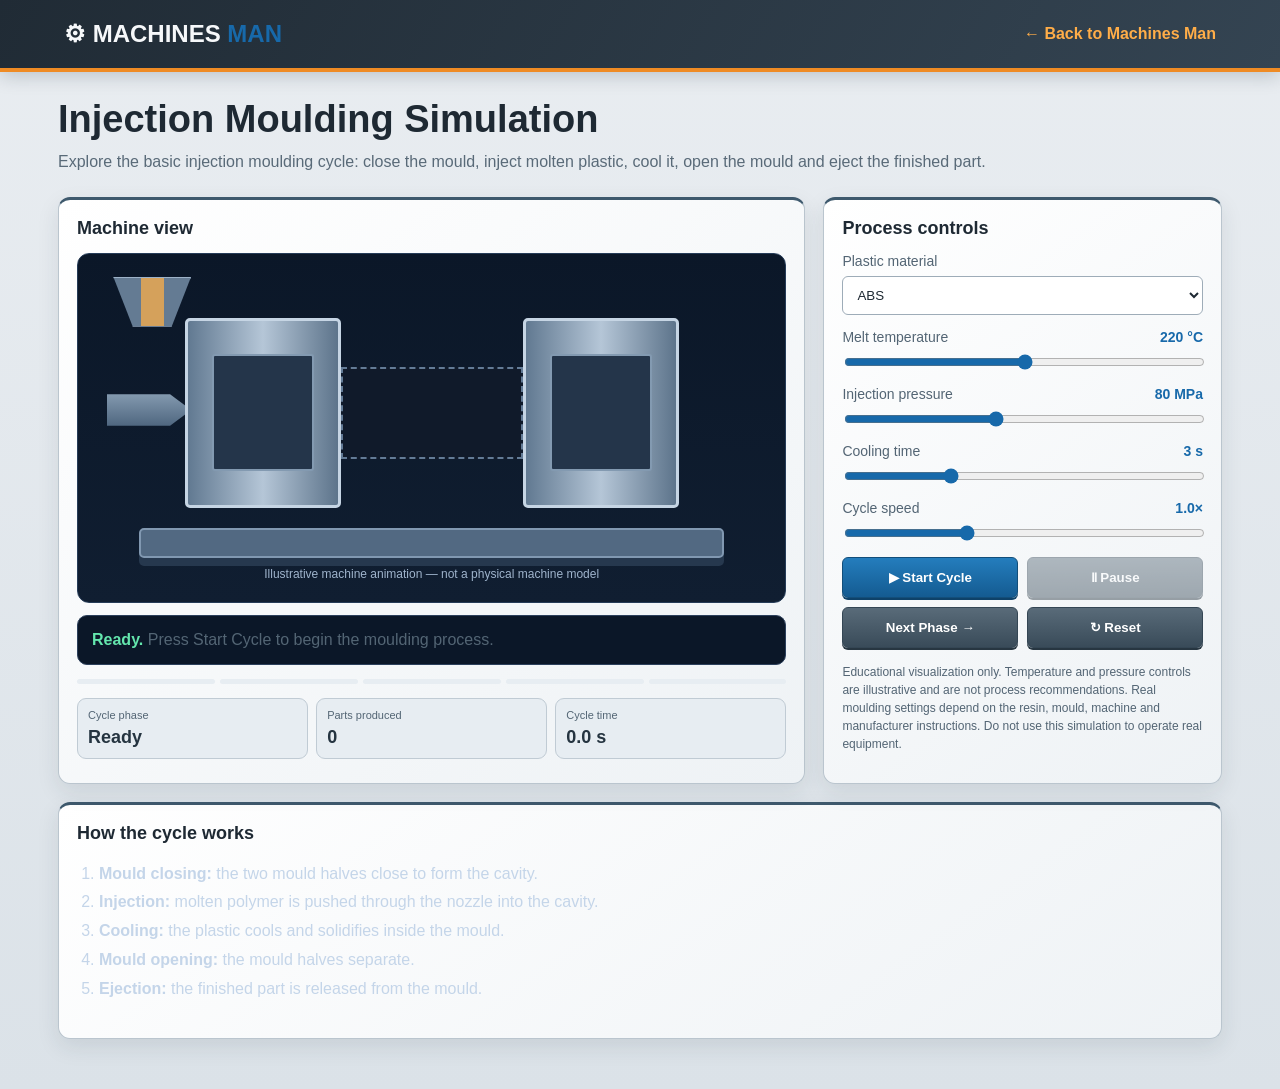
<file: moulding-simulation.html>
<!DOCTYPE html>
<html lang="en">
<head>
<meta charset="UTF-8"><meta name="viewport" content="width=device-width, initial-scale=1.0">
<title>Machines Man | Injection Moulding Simulation</title>
<style>
:root{--bg:#08111f;--panel:#121f33;--line:#2c405c;--cyan:#35c5f4;--text:#edf5ff;--muted:#a9bdd6;--orange:#ff9f43;--green:#64e6ad}*{box-sizing:border-box}body{margin:0;background:radial-gradient(circle at 50% 0,#142744,var(--bg) 60%);color:var(--text);font-family:Arial,Helvetica,sans-serif}header{padding:20px 5%;border-bottom:1px solid var(--line);display:flex;justify-content:space-between;align-items:center;gap:15px;flex-wrap:wrap}header strong{font-size:24px}header strong span{color:var(--cyan)}a{color:var(--cyan);text-decoration:none}.wrap{max-width:1200px;margin:auto;padding:26px 18px 50px}h1{margin:0 0 8px;font-size:clamp(26px,4vw,38px)}.sub{color:var(--muted);line-height:1.6;margin:0 0 22px}.layout{display:grid;grid-template-columns:minmax(0,1.5fr) minmax(280px,.8fr);gap:18px}.panel{background:linear-gradient(150deg,#15253b,#0f1a2b);border:1px solid var(--line);border-radius:16px;padding:18px;box-shadow:0 12px 35px #0003}.panel h2{font-size:18px;margin:0 0 14px}.stage{background:linear-gradient(#0b1728,#101e31);border:1px solid #263c58;border-radius:12px;overflow:hidden;min-height:350px;display:flex;align-items:center;justify-content:center;padding:10px}.machine{position:relative;width:min(650px,100%);height:310px}.base{position:absolute;bottom:25px;left:5%;width:90%;height:30px;background:#526982;border:2px solid #8198b1;border-radius:5px;box-shadow:0 8px 0 #26384e}.leftplate,.rightplate{position:absolute;top:45px;width:24%;height:190px;background:linear-gradient(90deg,#617991,#b5c6d7,#5d748b);border:3px solid #c6d5e4;border-radius:5px;transition:all 1s}.leftplate{left:12%}.rightplate{right:12%}.leftplate:after,.rightplate:after{content:'';position:absolute;left:16%;right:16%;top:18%;bottom:18%;background:#24354a;border:2px solid #839ab1;border-radius:3px}.cavity{position:absolute;top:94px;left:36%;width:28%;height:92px;background:#101a2a;border:2px dashed #637b96;transition:all 1s}.plastic{position:absolute;z-index:2;top:112px;left:43%;width:14%;height:56px;background:linear-gradient(135deg,#ffb44c,#f27623);border:2px solid #ffda91;border-radius:5px;opacity:0;transform:scale(.4);transition:all 1s;box-shadow:0 0 18px #ff9f4355}.nozzle{position:absolute;top:115px;left:0;width:13%;height:45px;background:linear-gradient(#8da3b8,#435b75);clip-path:polygon(0 15%,75% 15%,100% 50%,75% 85%,0 85%);transition:left 1s}.hopper{position:absolute;top:4px;left:1%;width:12%;height:50px;background:#647b93;clip-path:polygon(0 0,100% 0,75% 100%,25% 100%);border:1px solid #9db2c8}.hopper:after{content:'';position:absolute;left:35%;top:0;width:30%;height:100%;background:#d5a15b}.stage.phase-close .rightplate{right:29%}.stage.phase-close .leftplate{left:29%}.stage.phase-inject .nozzle{left:23%}.stage.phase-inject .plastic{opacity:1;transform:scale(1.15)}.stage.phase-cool .plastic{opacity:1;transform:scale(1)}.stage.phase-open .rightplate{right:12%}.stage.phase-open .leftplate{left:12%}.stage.phase-open .plastic{opacity:1;transform:scale(1) translateY(35px)}.stage.phase-eject .plastic{opacity:1;transform:scale(1) translateY(78px)}.stage.phase-eject .rightplate{right:12%}.stage.phase-eject .leftplate{left:12%}.partlabel{position:absolute;bottom:2px;left:0;right:0;text-align:center;font-size:12px;color:#9fb4cc}.status{margin-top:12px;padding:12px 14px;background:#0b1728;border:1px solid var(--line);border-radius:10px;color:var(--muted);line-height:1.5}.status b{color:var(--green)}.controls{display:grid;gap:14px}.field{display:grid;gap:7px}.field label{display:flex;justify-content:space-between;gap:12px;color:#d7e6f7;font-size:14px}.field output{color:var(--cyan);font-weight:bold}input[type=range],select{width:100%;accent-color:var(--cyan)}select{padding:10px;background:#0b1728;color:var(--text);border:1px solid var(--line);border-radius:8px}.buttons{display:grid;grid-template-columns:repeat(2,1fr);gap:9px}.btn{border:0;border-radius:9px;padding:12px 10px;font-weight:bold;cursor:pointer;background:var(--cyan);color:#04121d}.btn.secondary{background:#263a54;color:var(--text);border:1px solid #3a5271}.btn:disabled{opacity:.45;cursor:not-allowed}.metrics{display:grid;grid-template-columns:repeat(3,1fr);gap:8px;margin-top:14px}.metric{background:#0b1728;border:1px solid var(--line);border-radius:9px;padding:10px}.metric small{display:block;color:var(--muted);font-size:11px;margin-bottom:6px}.metric strong{font-size:18px}.steps{display:flex;gap:5px;margin-top:14px}.step{height:5px;flex:1;background:#26384e;border-radius:4px}.step.active{background:var(--cyan)}.note{font-size:12px;line-height:1.5;color:var(--muted);margin-top:15px}@media(max-width:800px){.layout{grid-template-columns:1fr}.stage{min-height:320px}.machine{transform:scale(.9);transform-origin:center}}
</style>
<link rel="stylesheet" href="industrial-theme.css">  
</head>
<body>
<header><strong>⚙ MACHINES <span>MAN</span></strong><a href="index.html">← Back to Machines Man</a></header><main class="wrap"><h1>Injection Moulding Simulation</h1><p class="sub">Explore the basic injection moulding cycle: close the mould, inject molten plastic, cool it, open the mould and eject the finished part.</p><div class="layout"><section class="panel"><h2>Machine view</h2><div id="stage" class="stage"><div class="machine"><div class="hopper"></div><div class="nozzle"></div><div class="leftplate"></div><div class="rightplate"></div><div class="cavity"></div><div class="plastic"></div><div class="base"></div><div class="partlabel">Illustrative machine animation — not a physical machine model</div></div></div><div class="status" id="status"><b>Ready.</b> Press Start Cycle to begin the moulding process.</div><div class="steps" id="steps"><div class="step"></div><div class="step"></div><div class="step"></div><div class="step"></div><div class="step"></div></div><div class="metrics"><div class="metric"><small>Cycle phase</small><strong id="phaseMetric">Ready</strong></div><div class="metric"><small>Parts produced</small><strong id="partsMetric">0</strong></div><div class="metric"><small>Cycle time</small><strong id="timeMetric">0.0 s</strong></div></div></section><aside class="panel"><h2>Process controls</h2><div class="controls"><div class="field"><label for="material">Plastic material</label><select id="material"><option value="ABS">ABS</option><option value="PP">Polypropylene (PP)</option><option value="PE">Polyethylene (PE)</option><option value="PLA">PLA (educational example)</option></select></div><div class="field"><label for="temp">Melt temperature <output id="tempOut">220 °C</output></label><input id="temp" type="range" min="160" max="280" value="220"></div><div class="field"><label for="pressure">Injection pressure <output id="pressureOut">80 MPa</output></label><input id="pressure" type="range" min="30" max="150" value="80"></div><div class="field"><label for="cool">Cooling time <output id="coolOut">3 s</output></label><input id="cool" type="range" min="1" max="8" value="3"></div><div class="field"><label for="speed">Cycle speed <output id="speedOut">1.0×</output></label><input id="speed" type="range" min="5" max="20" value="10"></div><div class="buttons"><button class="btn" id="start">▶ Start Cycle</button><button class="btn secondary" id="pause" disabled>Ⅱ Pause</button><button class="btn secondary" id="stepBtn">Next Phase →</button><button class="btn secondary" id="reset">↻ Reset</button></div></div><p class="note">Educational visualization only. Temperature and pressure controls are illustrative and are not process recommendations. Real moulding settings depend on the resin, mould, machine and manufacturer instructions. Do not use this simulation to operate real equipment.</p></aside></div><section class="panel" style="margin-top:18px"><h2>How the cycle works</h2><ol style="color:#c4d5e9;line-height:1.8;padding-left:22px"><li><b>Mould closing:</b> the two mould halves close to form the cavity.</li><li><b>Injection:</b> molten polymer is pushed through the nozzle into the cavity.</li><li><b>Cooling:</b> the plastic cools and solidifies inside the mould.</li><li><b>Mould opening:</b> the mould halves separate.</li><li><b>Ejection:</b> the finished part is released from the mould.</li></ol></section></main>
<script>
const stage=document.getElementById('stage'),statusBox=document.getElementById('status'),phaseMetric=document.getElementById('phaseMetric'),partsMetric=document.getElementById('partsMetric'),timeMetric=document.getElementById('timeMetric'),steps=[...document.querySelectorAll('.step')],startBtn=document.getElementById('start'),pauseBtn=document.getElementById('pause');
const phases=[{cls:'phase-close',name:'Mould closing',desc:'The mould halves are moving together to seal the cavity.',duration:1.6},{cls:'phase-inject',name:'Injection',desc:'Molten polymer is pushed through the nozzle and into the mould cavity.',duration:1.8},{cls:'phase-cool',name:'Cooling',desc:'The polymer cools and solidifies in the closed mould.',duration:3},{cls:'phase-open',name:'Mould opening',desc:'The mould halves separate to expose the formed part.',duration:1.5},{cls:'phase-eject',name:'Ejection',desc:'The finished plastic part is released from the mould.',duration:1.2}];let index=-1,parts=0,elapsed=0,cycleStart=0,raf=null,paused=false,phaseElapsed=0,last=0;
function setControls(){document.getElementById('tempOut').textContent=document.getElementById('temp').value+' °C';document.getElementById('pressureOut').textContent=document.getElementById('pressure').value+' MPa';document.getElementById('coolOut').textContent=document.getElementById('cool').value+' s';document.getElementById('speedOut').textContent=(document.getElementById('speed').value/10).toFixed(1)+'×'}['temp','pressure','cool','speed'].forEach(id=>document.getElementById(id).addEventListener('input',setControls));setControls();
function renderPhase(i){stage.className='stage';steps.forEach((s,j)=>s.classList.toggle('active',j<=i));if(i<0){phaseMetric.textContent='Ready';statusBox.innerHTML='<b>Ready.</b> Press Start Cycle to begin the moulding process.';steps.forEach(s=>s.classList.remove('active'));return}const p=phases[i];stage.classList.add(p.cls);phaseMetric.textContent=p.name;statusBox.innerHTML='<b>'+p.name+'.</b> '+p.desc}
function durationFor(i){return i===2?Number(document.getElementById('cool').value):phases[i].duration}
function advance(){index++;phaseElapsed=0;if(index>=phases.length){parts++;partsMetric.textContent=parts;index=0;renderPhase(0)}else renderPhase(index);if(index===0&&parts>0)cycleStart=elapsed}
function tick(now){if(paused){raf=null;return}if(!last)last=now;const dt=Math.min((now-last)/1000,.1);last=now;elapsed+=dt;phaseElapsed+=dt*(Number(document.getElementById('speed').value)/10);timeMetric.textContent=elapsed.toFixed(1)+' s';if(phaseElapsed>=durationFor(index)){advance()}raf=requestAnimationFrame(tick)}
startBtn.addEventListener('click',()=>{if(raf)return;if(index<0||index>=phases.length)advance();paused=false;last=0;startBtn.textContent='↻ Cycle Running';pauseBtn.disabled=false;raf=requestAnimationFrame(tick)});
pauseBtn.addEventListener('click',()=>{if(!raf&&!paused)return;paused=!paused;if(paused){cancelAnimationFrame(raf);raf=null;pauseBtn.textContent='▶ Resume';statusBox.innerHTML='<b>Paused.</b> Press Resume to continue the current phase.'}else{pauseBtn.textContent='Ⅱ Pause';last=0;raf=requestAnimationFrame(tick)}});
document.getElementById('stepBtn').addEventListener('click',()=>{if(raf){cancelAnimationFrame(raf);raf=null}paused=true;pauseBtn.disabled=true;pauseBtn.textContent='Ⅱ Pause';if(index<0)index=0;else if(index===phases.length-1){parts++;partsMetric.textContent=parts;index=0}else index++;phaseElapsed=0;renderPhase(index);startBtn.textContent='▶ Continue Cycle';timeMetric.textContent=elapsed.toFixed(1)+' s'});
document.getElementById('reset').addEventListener('click',()=>{if(raf)cancelAnimationFrame(raf);raf=null;paused=false;index=-1;parts=0;elapsed=0;phaseElapsed=0;last=0;partsMetric.textContent='0';timeMetric.textContent='0.0 s';startBtn.textContent='▶ Start Cycle';pauseBtn.textContent='Ⅱ Pause';pauseBtn.disabled=true;renderPhase(-1)});
</script></body></html>
</file>
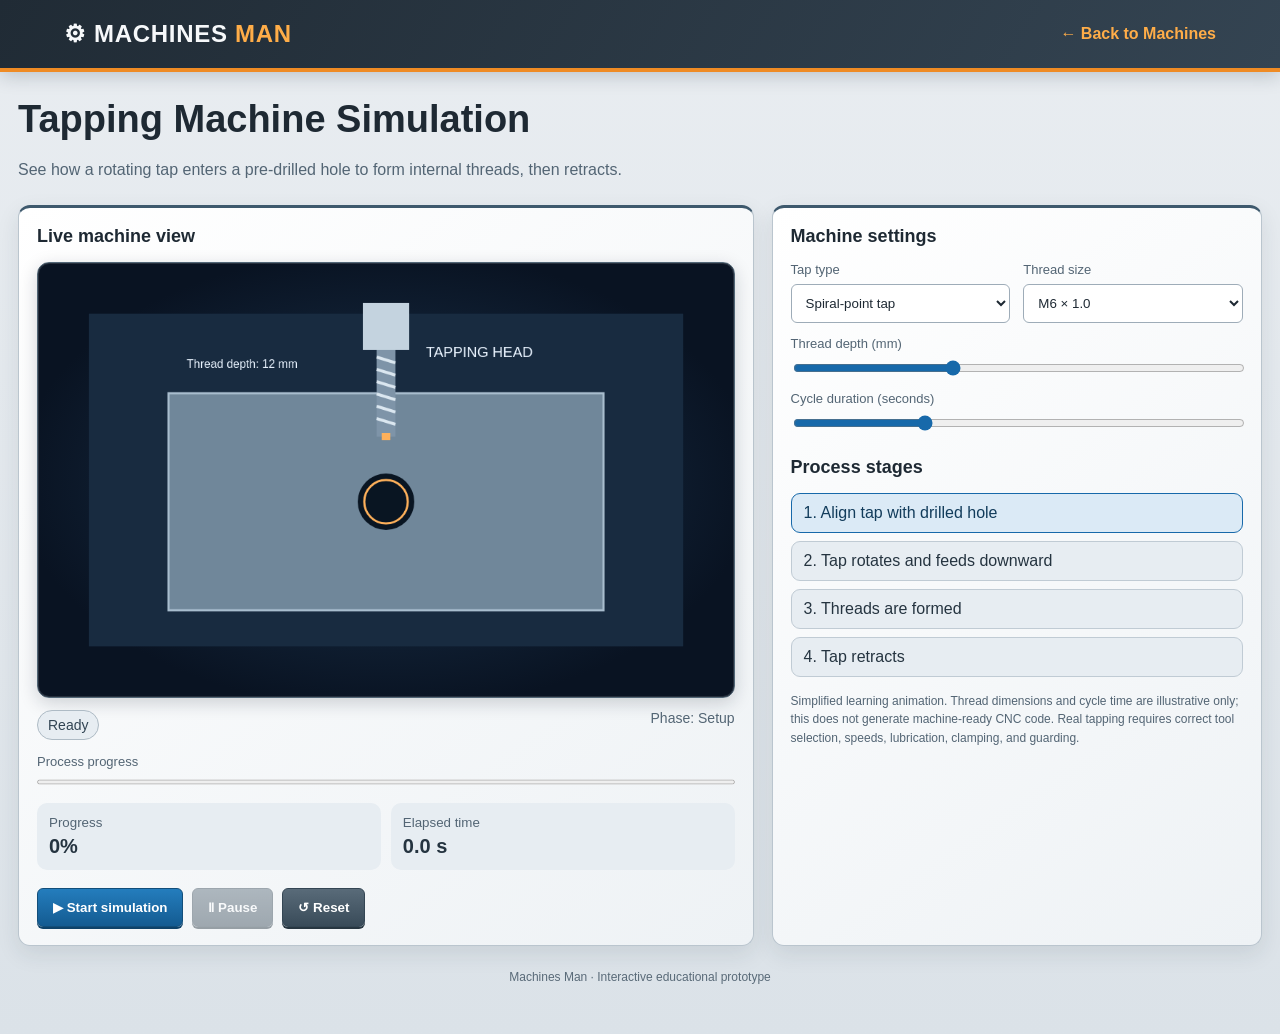
<file: tapping-simulation.html>
<!DOCTYPE html><html lang="en"><head><meta charset="UTF-8"><meta name="viewport" content="width=device-width, initial-scale=1.0"><title>Machines Man | Tapping Simulation</title><style>
:root{--bg:#08111f;--panel:#111f32;--panel2:#172941;--cyan:#38c8ff;--text:#eaf4ff;--muted:#a8bed6;--border:#2b4562;--orange:#ff9b52}
*{box-sizing:border-box}body{margin:0;background:var(--bg);color:var(--text);font-family:Arial,Helvetica,sans-serif}
header{padding:20px 5%;border-bottom:1px solid var(--border);background:#0b1525;display:flex;justify-content:space-between;align-items:center;gap:15px;flex-wrap:wrap}.logo{font-weight:800;font-size:24px}.logo span{color:var(--cyan)}header a{color:var(--cyan);text-decoration:none}
main{max-width:1200px;margin:auto;padding:26px 18px 50px}.intro h1{margin:0 0 8px;font-size:clamp(26px,4vw,38px)}.intro p{color:var(--muted);line-height:1.6}.layout{display:grid;grid-template-columns:minmax(0,1.5fr) minmax(270px,1fr);gap:18px;margin-top:22px}.panel{background:var(--panel);border:1px solid var(--border);border-radius:16px;padding:18px;min-width:0}.panel h2{font-size:18px;margin:0 0 15px}
canvas{display:block;width:100%;height:auto;aspect-ratio:16/10;background:radial-gradient(ellipse at center,#1c3550,#091322 75%);border-radius:12px}.status{display:flex;justify-content:space-between;gap:10px;flex-wrap:wrap;margin:12px 0;color:var(--muted);font-size:14px}.pill{border:1px solid var(--border);border-radius:999px;padding:6px 10px}
.controls{display:grid;grid-template-columns:1fr 1fr;gap:13px}.field{display:flex;flex-direction:column;gap:7px}.field.full{grid-column:1/-1}label{font-size:13px;color:var(--muted)}select,input[type=range]{width:100%}select{background:#0a1727;color:var(--text);border:1px solid var(--border);border-radius:8px;padding:10px}input[type=range]{accent-color:var(--cyan)}
.buttons{display:flex;gap:9px;flex-wrap:wrap;margin-top:18px}button{background:var(--cyan);color:#03111d;border:0;border-radius:9px;padding:11px 15px;font-weight:700;cursor:pointer}button.secondary{background:#223a55;color:var(--text);border:1px solid var(--border)}button:disabled{opacity:.45;cursor:not-allowed}.metrics{display:grid;grid-template-columns:1fr 1fr;gap:10px;margin-top:15px}.metric{background:var(--panel2);padding:12px;border-radius:10px}.metric small{display:block;color:var(--muted);margin-bottom:5px}.metric strong{font-size:20px}
.note{font-size:12px;line-height:1.55;color:var(--muted);margin-top:15px}.steps{display:grid;gap:8px}.step{padding:10px 12px;background:#0c192a;border:1px solid var(--border);border-radius:9px;color:var(--muted)}.step.active{border-color:var(--cyan);color:var(--text);background:#123047}.step.done{border-color:#277b73;color:#a5f4dc}progress{width:100%;height:10px;accent-color:var(--cyan)}footer{text-align:center;color:var(--muted);font-size:12px;margin-top:24px}@media(max-width:800px){.layout{grid-template-columns:1fr}}@media(max-width:450px){.controls{grid-template-columns:1fr}.field.full{grid-column:auto}}
</style>
<link rel="stylesheet" href="industrial-theme.css">  
</head>
<body>
<header><div class="logo">⚙ MACHINES <span>MAN</span></div><a href="index.html">← Back to Machines</a></header><main>
<section class="intro"><h1>Tapping Machine Simulation</h1><p>See how a rotating tap enters a pre-drilled hole to form internal threads, then retracts.</p></section>
<div class="layout"><section class="panel"><h2>Live machine view</h2><canvas id="scene" width="960" height="600" aria-label="Tapping simulation canvas"></canvas>
<div class="status"><span class="pill" id="status">Ready</span><span id="phase">Phase: Setup</span></div><label for="progress">Process progress</label><progress id="progress" max="100" value="0"></progress>
<div class="metrics"><div class="metric"><small>Progress</small><strong id="percent">0%</strong></div><div class="metric"><small>Elapsed time</small><strong id="elapsed">0.0 s</strong></div></div>
<div class="buttons"><button id="start">▶ Start simulation</button><button class="secondary" id="pause" disabled>Ⅱ Pause</button><button class="secondary" id="reset">↺ Reset</button></div></section>
<aside class="panel"><h2>Machine settings</h2><div class="controls"><div class="field"><label for="tool">Tap type</label><select id="tool"><option>Spiral-point tap</option><option>Plug tap</option><option>Bottoming tap</option></select></div><div class="field"><label for="size">Thread size</label><select id="size"><option>M6 × 1.0</option><option>M8 × 1.25</option><option>M10 × 1.5</option></select></div><div class="field full"><label for="depth">Thread depth (mm)</label><input id="depth" type="range" min="5" max="25" value="12"></div><div class="field full"><label for="duration">Cycle duration (seconds)</label><input id="duration" type="range" min="4" max="18" value="8"></div></div><h2 style="margin-top:24px">Process stages</h2><div class="steps"><div class="step active">1. Align tap with drilled hole</div><div class="step">2. Tap rotates and feeds downward</div><div class="step">3. Threads are formed</div><div class="step">4. Tap retracts</div></div><p class="note">Simplified learning animation. Thread dimensions and cycle time are illustrative only; this does not generate machine-ready CNC code. Real tapping requires correct tool selection, speeds, lubrication, clamping, and guarding.</p></aside></div><footer>Machines Man · Interactive educational prototype</footer></main>
<script>
const canvas=document.getElementById('scene'),ctx=canvas.getContext('2d'),$=id=>document.getElementById(id);
let progress=0,running=false,paused=false,last=0,elapsed=0,raf=null;
function draw(){ const W=canvas.width,H=canvas.height;ctx.clearRect(0,0,W,H);ctx.fillStyle='#182b40';ctx.fillRect(70,70,820,460);ctx.fillStyle='#70879a';ctx.fillRect(180,180,600,300);ctx.strokeStyle='#a8bdce';ctx.lineWidth=3;ctx.strokeRect(180,180,600,300);const cx=480,cy=330,r=parseInt(($('size').value.match(/M(\\d+)/)||[0,6])[1])*5;ctx.fillStyle='#091522';ctx.beginPath();ctx.ellipse(cx,cy,r+9,r+9,0,0,Math.PI*2);ctx.fill();ctx.strokeStyle='#ffb15b';ctx.lineWidth=3;ctx.beginPath();ctx.ellipse(cx,cy,r,r,0,0,Math.PI*2);ctx.stroke();let y=80+progress*190;ctx.fillStyle='#c4d3df';ctx.fillRect(cx-32,y-25,64,65);ctx.fillStyle='#7e94a8';ctx.fillRect(cx-13,y+40,26,120);ctx.strokeStyle='#dbe7f0';ctx.lineWidth=4;for(let i=0;i<6;i++){let yy=y+50+i*17;ctx.beginPath();ctx.moveTo(cx-13,yy);ctx.lineTo(cx+13,yy+8);ctx.stroke();}ctx.fillStyle='#ffb15b';ctx.fillRect(cx-6,y+155,12,10);ctx.fillStyle='#eaf4ff';ctx.font='20px Arial';ctx.fillText('TAPPING HEAD',cx+55,130);ctx.font='16px Arial';ctx.fillText('Thread depth: '+$('depth').value+' mm',205,145);ctx.strokeStyle='#ffb15b';ctx.lineWidth=3;ctx.beginPath();ctx.ellipse(cx,cy,r+3,r+3,0,0,Math.PI*2*progress);ctx.stroke(); }
function update(){let p=Math.round(progress*100);$('progress').value=p;$('status').textContent=progress>=1?'Completed':running?'Running':paused?'Paused':'Ready';$('phase').textContent='Phase: '+(progress>=1?'Complete':progress>0?'Working':'Setup');$('elapsed').textContent=elapsed.toFixed(1)+' s';$('percent').textContent=p+'%';$('pause').disabled=!running;let ss=[...document.querySelectorAll('.step')];ss.forEach((e,i)=>{e.classList.toggle('active',i===Math.min(ss.length-1,Math.floor(progress*ss.length)));e.classList.toggle('done',i<Math.floor(progress*ss.length));});}
function tick(now){if(!running)return;if(!last)last=now;let dt=Math.min((now-last)/1000,.1);last=now;elapsed+=dt;progress=Math.min(1,progress+dt/(+$('duration').value));draw();update();if(progress>=1){running=false;update();return;}raf=requestAnimationFrame(tick);}
$('start').onclick=()=>{if(progress>=1){progress=0;elapsed=0;}running=true;paused=false;last=0;update();raf=requestAnimationFrame(tick);};
$('pause').onclick=()=>{running=false;paused=true;if(raf)cancelAnimationFrame(raf);update();};
$('reset').onclick=()=>{running=false;paused=false;progress=0;elapsed=0;last=0;if(raf)cancelAnimationFrame(raf);draw();update();};
['tool','size','depth','duration'].forEach(id=>$(id).addEventListener('input',()=>{if(!running){progress=0;elapsed=0;}draw();update();}));
draw();update();
</script></body></html>
</file>
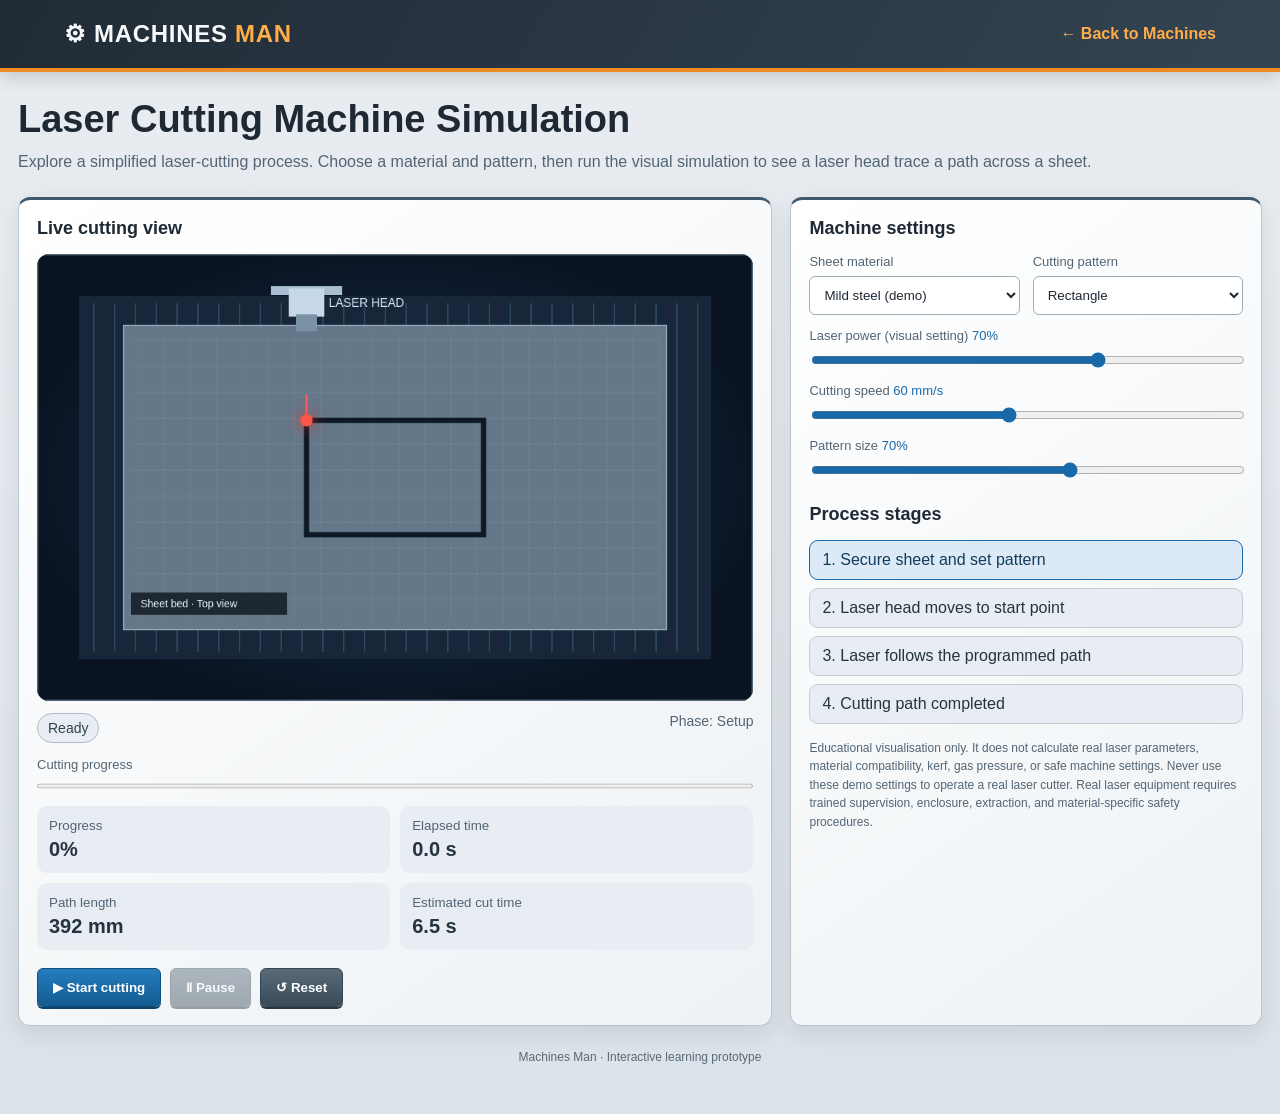
<file: vmc-simulation.html>
<!DOCTYPE html>
<html lang="en">
<head>
<meta charset="UTF-8">
<meta name="viewport" content="width=device-width, initial-scale=1.0">
<title>Machines Man | Laser Cutting Simulation</title>
<style>
:root{--bg:#08111f;--panel:#111f32;--panel2:#172941;--cyan:#38c8ff;--text:#eaf4ff;--muted:#a8bed6;--border:#2b4562;--red:#ff5a62}
*{box-sizing:border-box}body{margin:0;background:var(--bg);color:var(--text);font-family:Arial,Helvetica,sans-serif}
header{padding:20px 5%;border-bottom:1px solid var(--border);background:#0b1525;display:flex;justify-content:space-between;align-items:center;gap:15px;flex-wrap:wrap}
.logo{font-weight:800;font-size:24px}.logo span{color:var(--cyan)}header a{color:var(--cyan);text-decoration:none}
main{max-width:1200px;margin:auto;padding:26px 18px 50px}.intro h1{margin:0 0 8px;font-size:clamp(26px,4vw,38px)}.intro p{color:var(--muted);line-height:1.6;margin-top:0}
.layout{display:grid;grid-template-columns:minmax(0,1.6fr) minmax(270px,1fr);gap:18px;margin-top:22px}
.panel{background:var(--panel);border:1px solid var(--border);border-radius:16px;padding:18px;min-width:0}.panel h2{font-size:18px;margin:0 0 15px}
.scene{background:radial-gradient(ellipse at center,#1c3550,#091322 75%);border-radius:12px;overflow:hidden;position:relative}
canvas{display:block;width:100%;height:auto;aspect-ratio:16/10}
.status{display:flex;justify-content:space-between;gap:10px;flex-wrap:wrap;margin:12px 0;color:var(--muted);font-size:14px}.pill{border:1px solid var(--border);border-radius:999px;padding:6px 10px}
.controls{display:grid;grid-template-columns:1fr 1fr;gap:13px}.field{display:flex;flex-direction:column;gap:7px}.field.full{grid-column:1/-1}label{font-size:13px;color:var(--muted)}select,input[type=range]{width:100%}select{background:#0a1727;color:var(--text);border:1px solid var(--border);border-radius:8px;padding:10px}input[type=range]{accent-color:var(--cyan)}.value{font-size:13px;color:var(--cyan)}
.buttons{display:flex;gap:9px;flex-wrap:wrap;margin-top:18px}button{background:var(--cyan);color:#03111d;border:0;border-radius:9px;padding:11px 15px;font-weight:700;cursor:pointer}button.secondary{background:#223a55;color:var(--text);border:1px solid var(--border)}button:disabled{opacity:.45;cursor:not-allowed}
.metrics{display:grid;grid-template-columns:1fr 1fr;gap:10px;margin-top:15px}.metric{background:var(--panel2);padding:12px;border-radius:10px}.metric small{display:block;color:var(--muted);margin-bottom:5px}.metric strong{font-size:20px}
.note{font-size:12px;line-height:1.55;color:var(--muted);margin-top:15px}.steps{display:grid;gap:8px}.step{padding:10px 12px;background:#0c192a;border:1px solid var(--border);border-radius:9px;color:var(--muted)}.step.active{border-color:var(--cyan);color:var(--text);background:#123047}.step.done{border-color:#277b73;color:#a5f4dc}
progress{width:100%;height:10px;accent-color:var(--cyan)}footer{text-align:center;color:var(--muted);font-size:12px;margin-top:24px}
@media(max-width:800px){.layout{grid-template-columns:1fr}.controls{grid-template-columns:1fr 1fr}}@media(max-width:450px){.controls{grid-template-columns:1fr}.field.full{grid-column:auto}}
</style>
<link rel="stylesheet" href="industrial-theme.css">  
</head>
<body>
<header><div class="logo">⚙ MACHINES <span>MAN</span></div><a href="index.html">← Back to Machines</a></header>
<main>
<section class="intro"><h1>Laser Cutting Machine Simulation</h1><p>Explore a simplified laser-cutting process. Choose a material and pattern, then run the visual simulation to see a laser head trace a path across a sheet.</p></section>
<div class="layout">
<section class="panel"><h2>Live cutting view</h2><div class="scene"><canvas id="scene" width="960" height="600" aria-label="Laser cutting simulation canvas"></canvas></div>
<div class="status"><span class="pill" id="status">Ready</span><span id="phase">Phase: Setup</span></div>
<label for="progress">Cutting progress</label><progress id="progress" max="100" value="0"></progress>
<div class="metrics"><div class="metric"><small>Progress</small><strong id="percent">0%</strong></div><div class="metric"><small>Elapsed time</small><strong id="elapsed">0.0 s</strong></div><div class="metric"><small>Path length</small><strong id="pathLength">0 mm</strong></div><div class="metric"><small>Estimated cut time</small><strong id="estimated">0.0 s</strong></div></div>
<div class="buttons"><button id="start">▶ Start cutting</button><button class="secondary" id="pause" disabled>Ⅱ Pause</button><button class="secondary" id="reset">↺ Reset</button></div>
</section>
<aside class="panel"><h2>Machine settings</h2><div class="controls">
<div class="field"><label for="material">Sheet material</label><select id="material"><option value="Mild steel">Mild steel (demo)</option><option value="Stainless steel">Stainless steel (demo)</option><option value="Acrylic">Acrylic (demo)</option><option value="Plywood">Plywood (demo)</option></select></div>
<div class="field"><label for="pattern">Cutting pattern</label><select id="pattern"><option value="rectangle">Rectangle</option><option value="circle">Circle</option><option value="star">Star</option><option value="letters">Simple initials path</option></select></div>
<div class="field full"><label for="power">Laser power (visual setting) <span class="value" id="powerValue">70%</span></label><input id="power" type="range" min="10" max="100" value="70"></div>
<div class="field full"><label for="speed">Cutting speed <span class="value" id="speedValue">60 mm/s</span></label><input id="speed" type="range" min="10" max="120" value="60"></div>
<div class="field full"><label for="scale">Pattern size <span class="value" id="scaleValue">70%</span></label><input id="scale" type="range" min="40" max="90" value="70"></div>
</div>
<h2 style="margin-top:24px">Process stages</h2><div class="steps" id="steps"><div class="step active">1. Secure sheet and set pattern</div><div class="step">2. Laser head moves to start point</div><div class="step">3. Laser follows the programmed path</div><div class="step">4. Cutting path completed</div></div>
<p class="note">Educational visualisation only. It does not calculate real laser parameters, material compatibility, kerf, gas pressure, or safe machine settings. Never use these demo settings to operate a real laser cutter. Real laser equipment requires trained supervision, enclosure, extraction, and material-specific safety procedures.</p>
</aside>
</div>
<footer>Machines Man · Interactive learning prototype</footer>
</main>
<script>
const canvas=document.getElementById('scene'),ctx=canvas.getContext('2d');
const $=id=>document.getElementById(id);
let running=false,paused=false,progress=0,elapsed=0,last=0,raf=null,paths=[],totalLength=0;
function makePaths(){
 const s=+$('scale').value/100,cx=480,cy=300,w=340*s,h=220*s;
 if($('pattern').value==='rectangle')return [[{x:cx-w/2,y:cy-h/2},{x:cx+w/2,y:cy-h/2},{x:cx+w/2,y:cy+h/2},{x:cx-w/2,y:cy+h/2},{x:cx-w/2,y:cy-h/2}]];
 if($('pattern').value==='circle'){let a=[];for(let i=0;i<=120;i++){let t=i/120*Math.PI*2;a.push({x:cx+145*s*Math.cos(t),y:cy+145*s*Math.sin(t)});}return [a];}
 if($('pattern').value==='star'){let a=[];for(let i=0;i<=10;i++){let t=-Math.PI/2+i*Math.PI/5,r=(i%2===0?160:70)*s;a.push({x:cx+r*Math.cos(t),y:cy+r*Math.sin(t)});}return [a];}
 return [[{x:cx-120*s,y:cy-70*s},{x:cx-120*s,y:cy+70*s},{x:cx-55*s,y:cy-70*s},{x:cx-55*s,y:cy+70*s}], [{x:cx+10*s,y:cy-70*s},{x:cx+10*s,y:cy+70*s},{x:cx+110*s,y:cy+70*s},{x:cx+110*s,y:cy-70*s}]];
}
function lengthPath(p){let n=0;for(let i=1;i<p.length;i++)n+=Math.hypot(p[i].x-p[i-1].x,p[i].y-p[i-1].y);return n}
function setup(){paths=makePaths();totalLength=paths.reduce((a,p)=>a+lengthPath(p),0);$('pathLength').textContent=Math.round(totalLength/2)+' mm';$('estimated').textContent=(totalLength/2/(+$('speed').value)).toFixed(1)+' s';draw();}
function pointAt(t){let remain=totalLength*t;for(const p of paths){for(let i=1;i<p.length;i++){let d=Math.hypot(p[i].x-p[i-1].x,p[i].y-p[i-1].y);if(remain<=d){let q=d?remain/d:0;return{x:p[i-1].x+(p[i].x-p[i-1].x)*q,y:p[i-1].y+(p[i].y-p[i-1].y)*q};}remain-=d;}}return paths[paths.length-1].at(-1)}
function draw(){
 const W=canvas.width,H=canvas.height;ctx.clearRect(0,0,W,H);
 // bed and metal sheet
 ctx.fillStyle='#172638';ctx.fillRect(55,55,850,490);
 ctx.strokeStyle='#2c4861';ctx.lineWidth=2;for(let x=75;x<900;x+=28){ctx.beginPath();ctx.moveTo(x,65);ctx.lineTo(x,535);ctx.stroke();}
 ctx.fillStyle=$('material').value==='Acrylic'?'#284d68':$('material').value==='Plywood'?'#76583b':'#64788a';ctx.fillRect(115,95,730,410);
 ctx.strokeStyle='#91a6b8';ctx.lineWidth=2;ctx.strokeRect(115,95,730,410);
 // subtle sheet grid
 ctx.strokeStyle='rgba(230,245,255,.10)';ctx.lineWidth=1;for(let x=135;x<845;x+=35){ctx.beginPath();ctx.moveTo(x,105);ctx.lineTo(x,495);ctx.stroke();}for(let y=115;y<500;y+=35){ctx.beginPath();ctx.moveTo(125,y);ctx.lineTo(835,y);ctx.stroke();}
 // completed cutting path
 let remain=progress*totalLength;
 for(const p of paths){ctx.beginPath();ctx.moveTo(p[0].x,p[0].y);for(let i=1;i<p.length;i++)ctx.lineTo(p[i].x,p[i].y);ctx.strokeStyle='rgba(9,20,31,.95)';ctx.lineWidth=7;ctx.stroke();
   let local=Math.min(remain,lengthPath(p));ctx.beginPath();ctx.moveTo(p[0].x,p[0].y);for(let i=1;i<p.length;i++){let d=Math.hypot(p[i].x-p[i-1].x,p[i].y-p[i-1].y);if(local>=d){ctx.lineTo(p[i].x,p[i].y);local-=d;}else{let q=d?local/d:0;ctx.lineTo(p[i-1].x+(p[i].x-p[i-1].x)*q,p[i-1].y+(p[i].y-p[i-1].y)*q);break;}}ctx.strokeStyle='#ff9b72';ctx.lineWidth=3;ctx.shadowColor='#ff4c35';ctx.shadowBlur=8;ctx.stroke();ctx.shadowBlur=0;remain-=Math.min(remain,lengthPath(p));}
 let pos=pointAt(progress); // gantry and laser head
 ctx.strokeStyle='#a9bed0';ctx.lineWidth=12;ctx.beginPath();ctx.moveTo(pos.x-48,48);ctx.lineTo(pos.x+48,48);ctx.stroke();
 ctx.fillStyle='#c7d8e8';ctx.fillRect(pos.x-24,45,48,38);ctx.fillStyle='#7b91a5';ctx.fillRect(pos.x-14,80,28,23);
 ctx.strokeStyle='#ff5a62';ctx.lineWidth=3;ctx.beginPath();ctx.moveTo(pos.x,pos.y-35);ctx.lineTo(pos.x,pos.y-5);ctx.stroke();
 ctx.fillStyle='#ff554b';ctx.shadowColor='#ff3020';ctx.shadowBlur=20;ctx.beginPath();ctx.arc(pos.x,pos.y,7+Math.random()*2,0,Math.PI*2);ctx.fill();ctx.shadowBlur=0;
 ctx.fillStyle='#dceafa';ctx.font='16px Arial';ctx.fillText('LASER HEAD',pos.x+30,70);
 ctx.fillStyle='rgba(5,12,20,.75)';ctx.fillRect(125,455,210,30);ctx.fillStyle='#eaf4ff';ctx.font='14px Arial';ctx.fillText('Sheet bed · Top view',138,475);
}
function updateUI(){let p=Math.round(progress*100);$('progress').value=p;$('percent').textContent=p+'%';$('elapsed').textContent=elapsed.toFixed(1)+' s';$('status').textContent=progress>=1?'Completed':paused?'Paused':running?'Cutting':'Ready';$('phase').textContent='Phase: '+(progress>=1?'Complete':progress>0?'Cutting path': 'Setup');$('pause').disabled=!running;const steps=[...document.querySelectorAll('.step')];steps.forEach((e,i)=>{e.classList.toggle('active',i===(progress>=1?3:progress>0?2:0));e.classList.toggle('done',i<(progress>=1?4:progress>0?2:0));});}
function tick(now){if(!running)return;if(!last)last=now;let dt=Math.min((now-last)/1000,.1);last=now;elapsed+=dt;progress=Math.min(1,progress+dt*(+$('speed').value)/Math.max(totalLength/2,1));draw();updateUI();if(progress>=1){running=false;paused=false;updateUI();return;}raf=requestAnimationFrame(tick)}
$('start').onclick=()=>{if(progress>=1){progress=0;elapsed=0;}running=true;paused=false;last=0;updateUI();raf=requestAnimationFrame(tick)};
$('pause').onclick=()=>{running=false;paused=true;if(raf)cancelAnimationFrame(raf);updateUI();};
$('reset').onclick=()=>{running=false;paused=false;progress=0;elapsed=0;last=0;if(raf)cancelAnimationFrame(raf);setup();updateUI();};
['material','pattern','scale'].forEach(id=>$(id).addEventListener('input',()=>{if(!running){progress=0;elapsed=0;setup();updateUI();}}));
$('power').oninput=()=>{$('powerValue').textContent=$('power').value+'%';draw()};
$('speed').oninput=()=>{$('speedValue').textContent=$('speed').value+' mm/s';$('estimated').textContent=(totalLength/2/(+$('speed').value)).toFixed(1)+' s'};
$('scale').oninput=()=>{$('scaleValue').textContent=$('scale').value+'%';};
setup();updateUI();
</script>
</body>
</html>
</file>
<file: industrial-theme.css>
/* Machines Man — Industrial Realistic / Professional Theme
   Add this file to the repository root and link it after each page's existing <style> block. */
:root {
  --bg: #e7ebef !important;
  --panel: #f7f9fb !important;
  --panel2: #e5ebf0 !important;
  --cyan: #1769aa !important;
  --text: #1e2933 !important;
  --muted: #596a78 !important;
  --border: #b7c2cc !important;
  --orange: #ef8b24 !important;
}
html { background: #e7ebef; }
body {
  background: linear-gradient(180deg, #e9edf1 0%, #dbe2e8 100%) !important;
  color: #1e2933 !important;
}
header {
  background: linear-gradient(120deg, #202b35, #344452) !important;
  color: #f6f8fa !important;
  border-bottom: 4px solid #ef8b24 !important;
  box-shadow: 0 4px 18px rgba(16, 30, 42, .2);
}
header .logo { color: #f6f8fa !important; letter-spacing: .7px; }
header .logo span, header a { color: #ffad48 !important; }
header a { font-weight: 700; }
main { max-width: 1320px; }
.intro h1, h1, h2, h3 { color: #1e2933 !important; }
.intro p { color: #536574 !important; }
.panel, .card, .machine-card, section.panel {
  background: linear-gradient(145deg, #ffffff, #eef2f5) !important;
  color: #1e2933 !important;
  border: 1px solid #bac5ce !important;
  border-top: 3px solid #3e596d !important;
  border-radius: 12px !important;
  box-shadow: 0 8px 22px rgba(30, 45, 58, .10) !important;
}
.metric, .step, .field, .controls {
  color: #253440;
}
.metric, .step {
  background: #e7edf2 !important;
  border-color: #c0cbd4 !important;
}
.step.active {
  background: #dbeaf6 !important;
  border-color: #1769aa !important;
  color: #123c5b !important;
}
.step.done { border-color: #41836b !important; color: #24634c !important; }
label, .status, .note, .metric small { color: #536574 !important; }
select, input:not([type="range"]), textarea {
  background: #fff !important;
  color: #1e2933 !important;
  border: 1px solid #9eacb8 !important;
  border-radius: 6px !important;
}
input[type="range"], progress { accent-color: #1769aa !important; }
button, .primary {
  background: linear-gradient(180deg, #247dbd, #145b91) !important;
  color: #fff !important;
  border: 1px solid #124e7a !important;
  border-radius: 6px !important;
  box-shadow: 0 2px 0 #0e4269 !important;
}
button:hover, .primary:hover { filter: brightness(1.08); }
button.secondary {
  background: linear-gradient(180deg, #596b79, #394b59) !important;
  color: #fff !important;
  border: 1px solid #344654 !important;
  box-shadow: 0 2px 0 #273641 !important;
}
.pill {
  background: #e7edf2 !important;
  color: #314453 !important;
  border-color: #aebbc5 !important;
}
footer { color: #596a78 !important; }
canvas {
  border: 1px solid #526777 !important;
  box-shadow: inset 0 0 0 1px rgba(255,255,255,.12), 0 5px 18px rgba(16,30,42,.18);
}
/* Homepage card compatibility */
.machine-card img, .card img { border-radius: 8px; }
a { transition: color .15s ease; }
@media (max-width: 700px) {
  header { padding: 16px 5%; }
  main { padding: 20px 12px 36px; }
}
</file>
